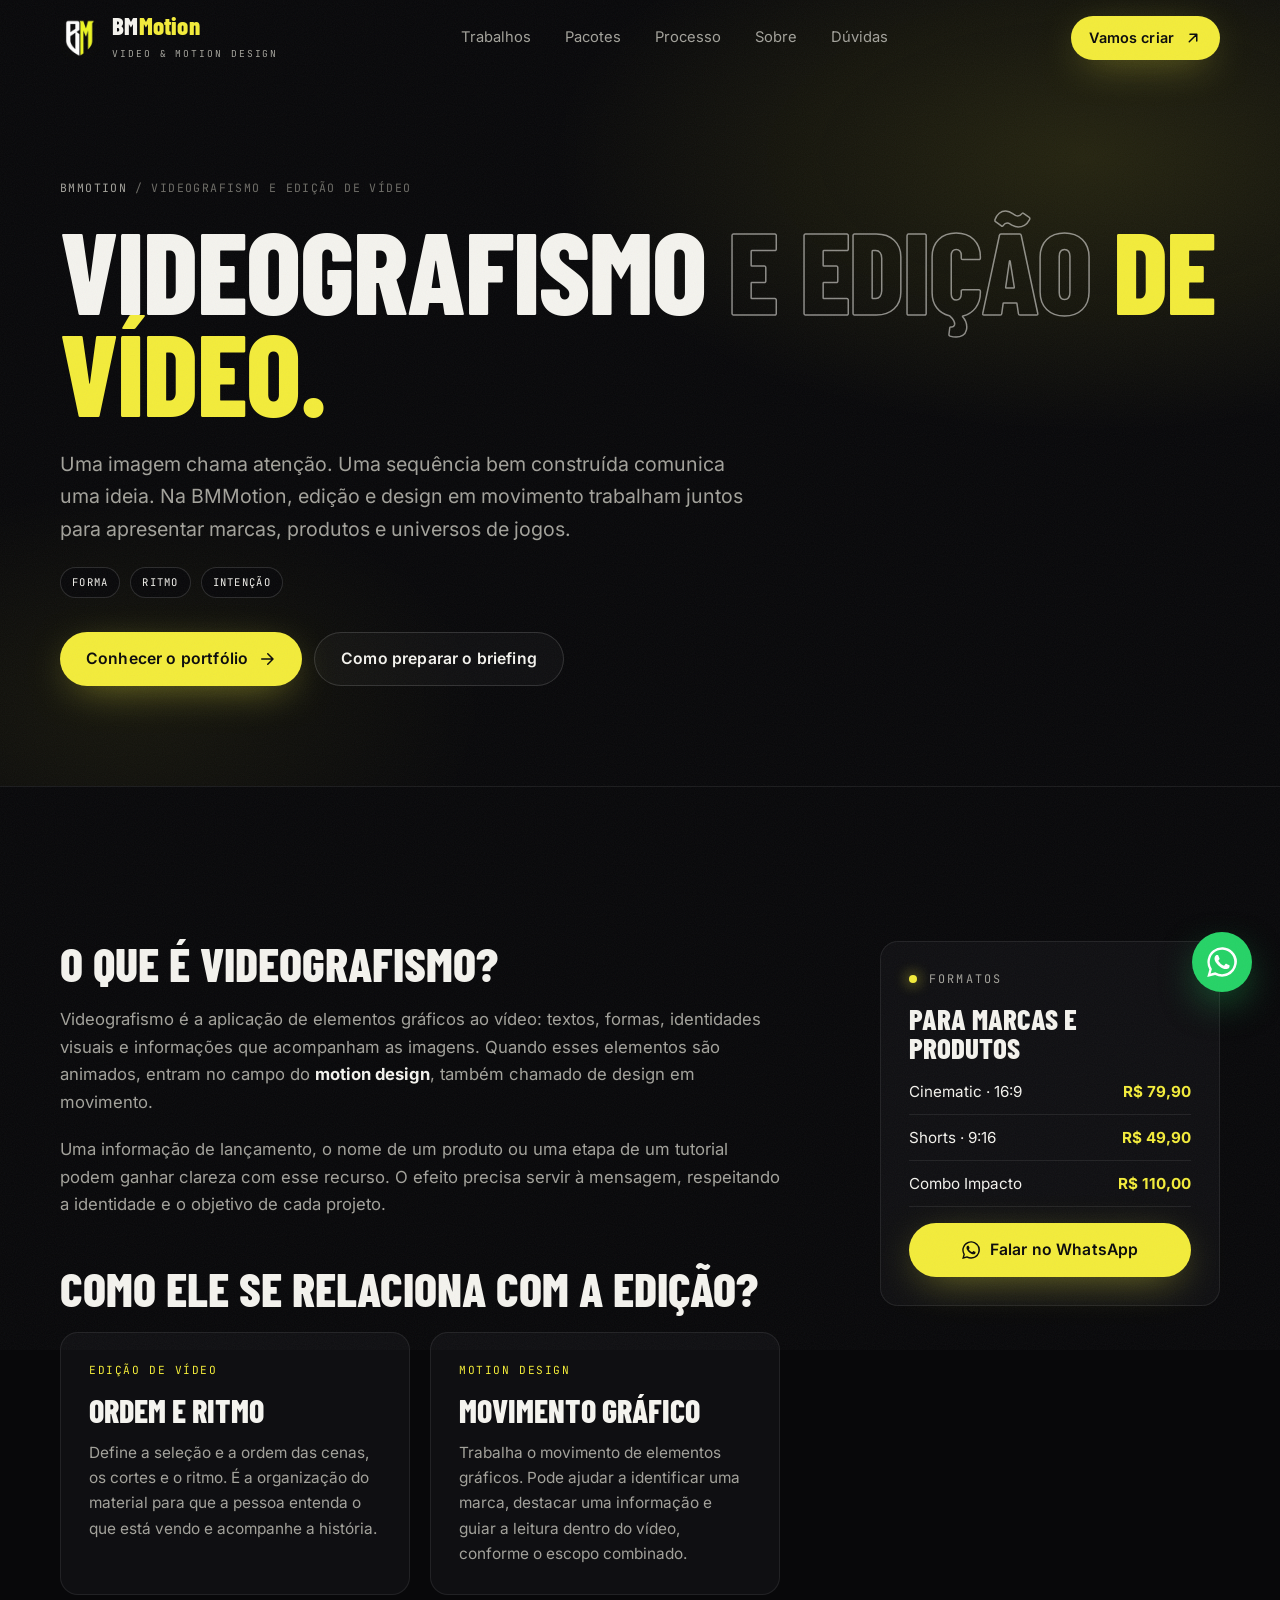
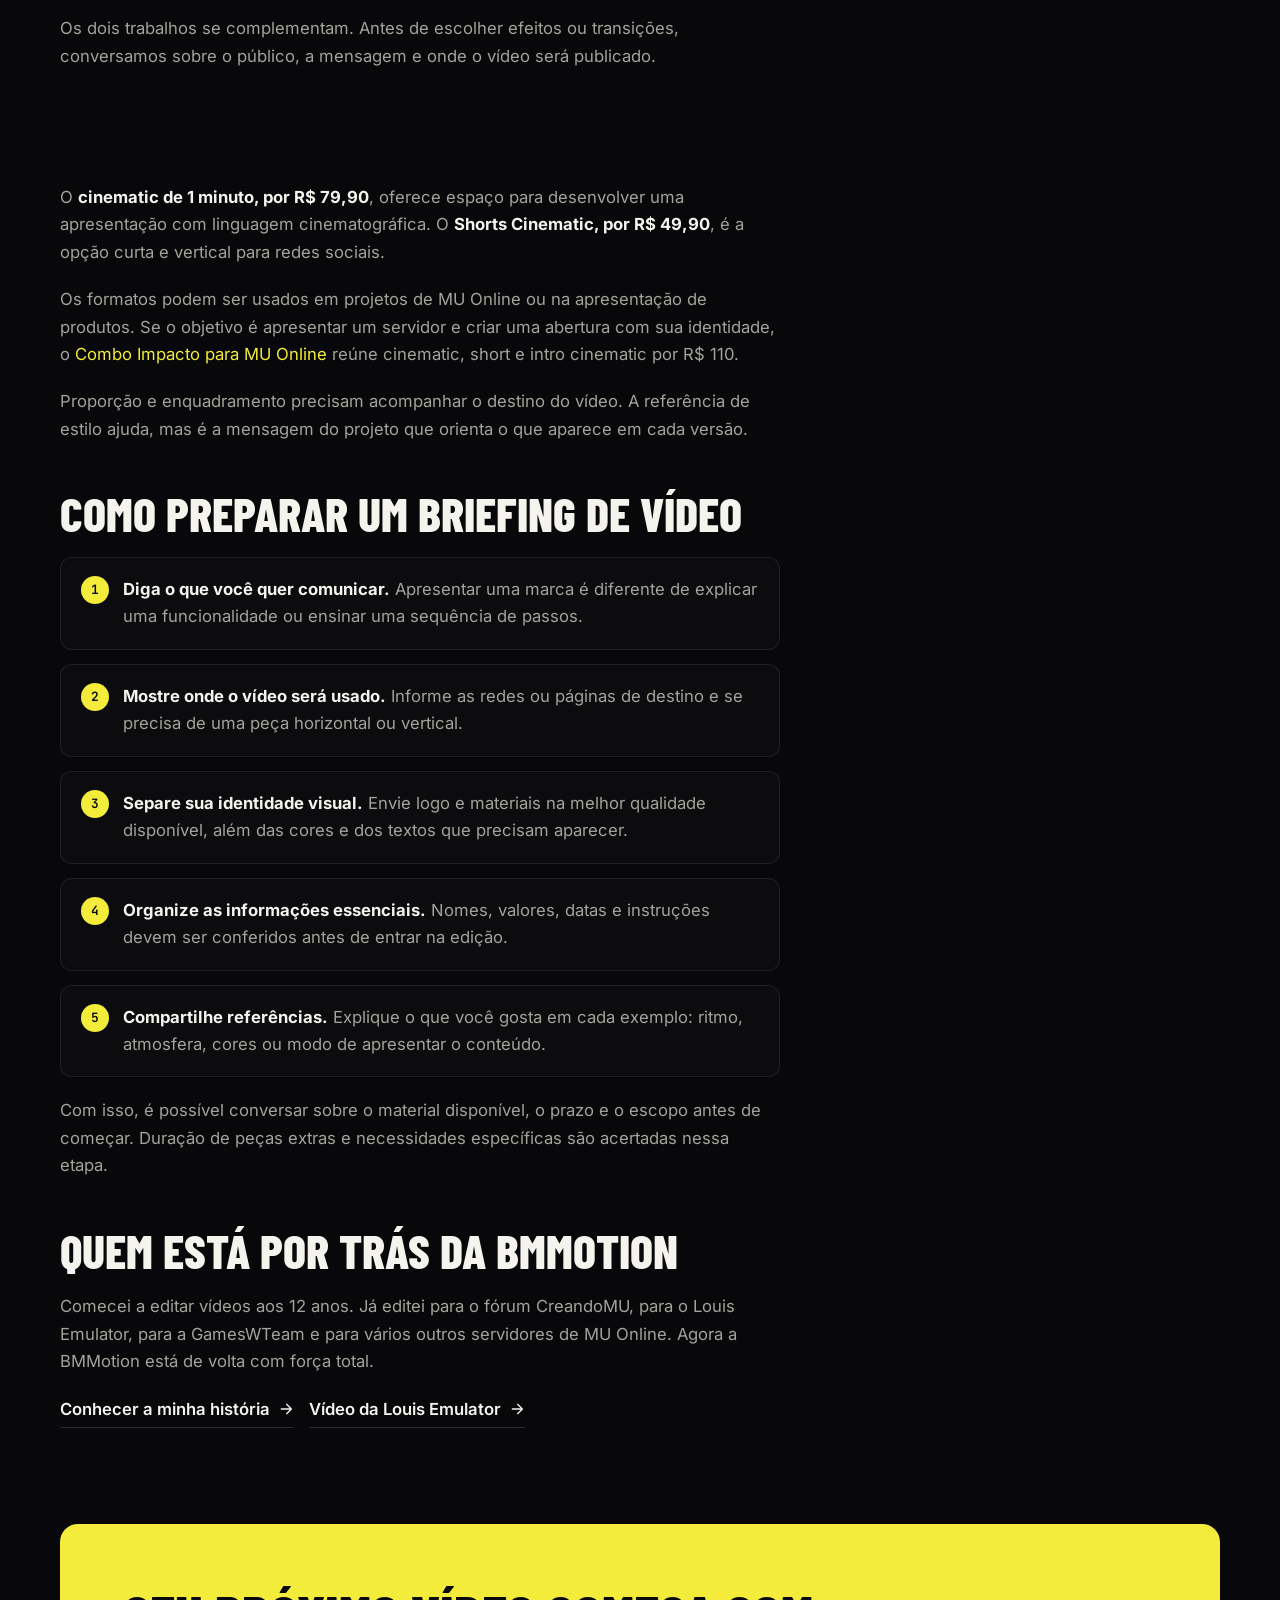
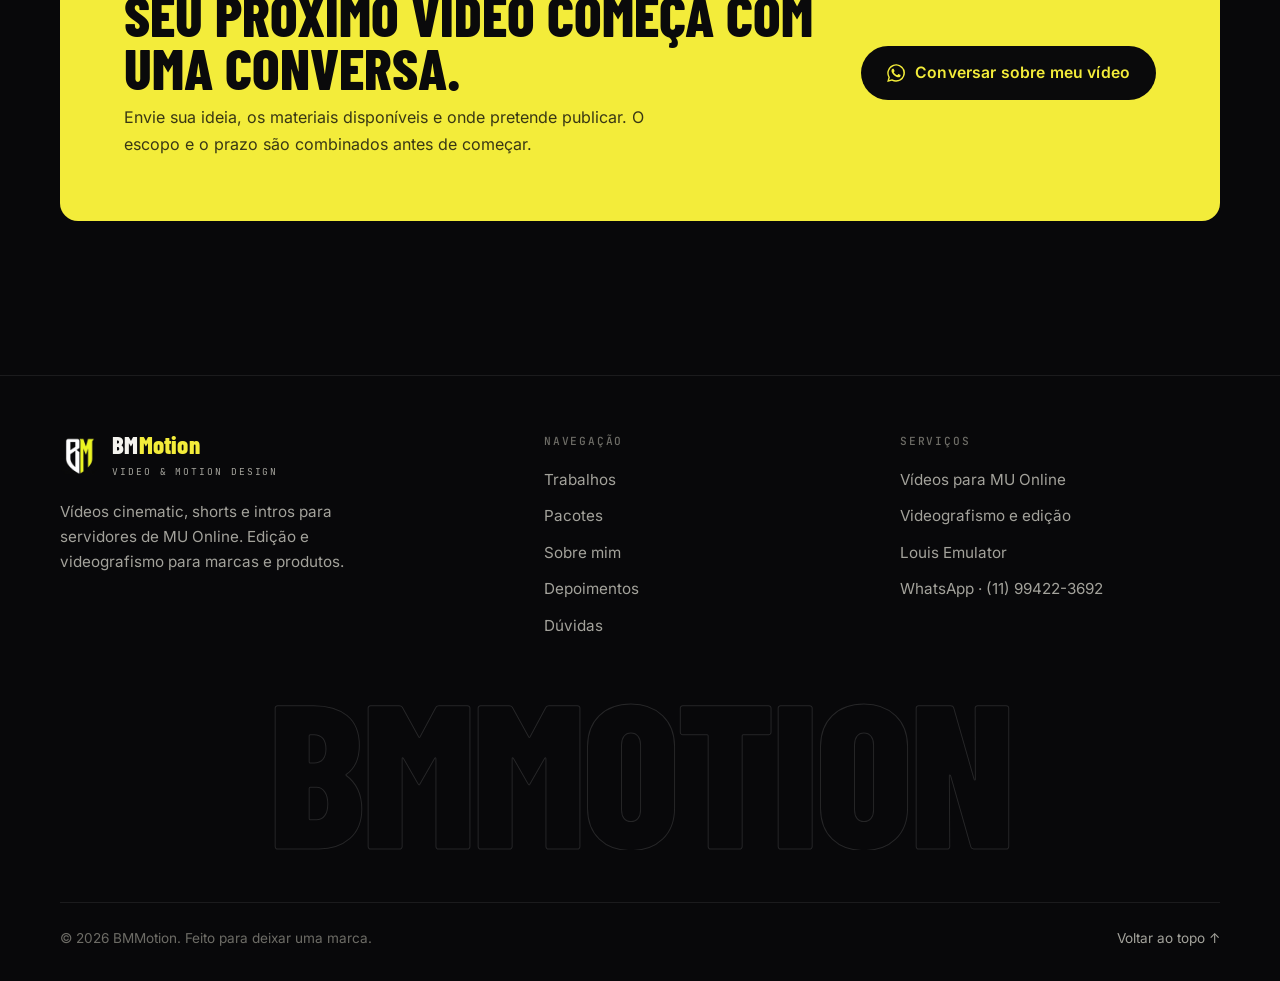
<file: videografismo-motion-design/index.html>
<!DOCTYPE html>
<html lang="pt-BR" class="no-js">
<head>
<meta charset="utf-8">
<meta name="viewport" content="width=device-width, initial-scale=1, viewport-fit=cover">
<title>Videografismo, Motion Design e Edição de Vídeo | BMMotion</title>
<meta name="description" content="Edição de vídeo e videografismo para marcas, produtos e jogos. Entenda os formatos cinematic e vertical e prepare seu projeto com a BMMotion.">
<meta name="theme-color" content="#08080a">
<meta name="robots" content="index, follow, max-image-preview:large, max-video-preview:-1">
<link rel="canonical" href="https://bmmotion.netlify.app/videografismo-motion-design">
<meta property="og:type" content="website">
<meta property="og:locale" content="pt_BR">
<meta property="og:site_name" content="BMMotion">
<meta property="og:title" content="Videografismo, Motion Design e Edição de Vídeo | BMMotion">
<meta property="og:description" content="Edição de vídeo e videografismo para marcas, produtos e jogos. Entenda os formatos cinematic e vertical e prepare seu projeto com a BMMotion.">
<meta property="og:url" content="https://bmmotion.netlify.app/videografismo-motion-design">
<meta property="og:image" content="https://bmmotion.netlify.app/og-bmmotion.jpg">
<meta name="twitter:card" content="summary_large_image">
<meta name="twitter:title" content="Videografismo, Motion Design e Edição de Vídeo | BMMotion">
<meta name="twitter:description" content="Edição de vídeo e videografismo para marcas, produtos e jogos. Entenda os formatos cinematic e vertical e prepare seu projeto com a BMMotion.">
<link rel="icon" href="../favicon.ico" sizes="48x48">
<link rel="icon" href="../favicon-32.png" type="image/png" sizes="32x32">
<link rel="icon" href="../icon-192.png" type="image/png" sizes="192x192">
<link rel="apple-touch-icon" href="../apple-touch-icon.png">
<link rel="manifest" href="../site.webmanifest">
<link rel="preload" href="../assets/fonts/barlow-condensed-800.woff2" as="font" type="font/woff2" crossorigin>
<link rel="preload" href="../assets/fonts/inter-var.woff2" as="font" type="font/woff2" crossorigin>
<link rel="stylesheet" href="../assets/css/style.css?v=6ef383e7">
<script>document.documentElement.classList.remove('no-js');</script>

</head>
<body>
<a class="skip-link" href="#conteudo">Pular para o conteúdo</a>

<header class="header is-scrolled">
  <div class="container header__inner">
    <a class="brand" href="../" aria-label="BMMotion, página inicial">
      <img src="../brand-mark.webp" alt="" width="40" height="40">
      <span><span class="brand__name">BM<b>Motion</b></span><span class="brand__tag">Video &amp; Motion Design</span></span>
    </a>
    <nav class="nav" aria-label="Navegação principal"><a href="../#trabalhos">Trabalhos</a><a href="../#pacotes">Pacotes</a><a href="../#processo">Processo</a><a href="../#sobre">Sobre</a><a href="../#faq">Dúvidas</a></nav>
    <a class="btn btn--primary btn--sm header__cta" href="https://wa.me/5511994223692?text=Ol%C3%A1%2C%20BMMotion%21%20Vamos%20criar%20um%20v%C3%ADdeo%3F" target="_blank" rel="noopener">Vamos criar <svg viewBox="0 0 24 24" fill="none" stroke="currentColor" stroke-width="2" stroke-linecap="round" stroke-linejoin="round" aria-hidden="true"><path d="M7 17 17 7M8 7h9v9"/></svg></a>
    <button class="menu-toggle" type="button" aria-label="Abrir menu" aria-expanded="false" aria-controls="mobile-menu"><span></span></button>
  </div>
</header>
<div class="mobile-menu" id="mobile-menu" aria-hidden="true">
  <nav aria-label="Menu mobile"><a href="../#trabalhos"><small>01</small>Trabalhos</a><a href="../#pacotes"><small>02</small>Pacotes</a><a href="../#processo"><small>03</small>Processo</a><a href="../#sobre"><small>04</small>Sobre</a><a href="../#faq"><small>05</small>Dúvidas</a></nav>
  <div class="mobile-menu__foot">
    <a class="btn btn--primary btn--block" href="https://wa.me/5511994223692?text=Ol%C3%A1%2C%20BMMotion%21%20Vamos%20criar%20um%20v%C3%ADdeo%3F" target="_blank" rel="noopener"><svg viewBox="0 0 24 24" fill="currentColor" aria-hidden="true"><path d="M17.5 14.4c-.3-.1-1.8-.9-2-1-.3-.1-.5-.1-.7.1-.2.3-.8 1-.9 1.2-.2.2-.3.2-.6.1-.3-.1-1.3-.5-2.4-1.5-.9-.8-1.5-1.8-1.7-2.1-.2-.3 0-.5.1-.6l.4-.5c.2-.2.2-.3.3-.5.1-.2 0-.4 0-.5l-.9-2.2c-.2-.6-.5-.5-.7-.5h-.6c-.2 0-.5.1-.8.4-.3.3-1 1-1 2.5s1.1 2.9 1.2 3.1c.1.2 2.1 3.2 5.1 4.5.7.3 1.3.5 1.7.6.7.2 1.4.2 1.9.1.6-.1 1.8-.7 2-1.4.2-.7.2-1.3.2-1.4-.1-.2-.3-.3-.6-.4ZM12 21.8a9.8 9.8 0 0 1-5-1.4l-.4-.2-3.7 1 1-3.6-.2-.4A9.8 9.8 0 1 1 12 21.8Zm8.4-18.2A11.8 11.8 0 0 0 1.9 17.9L.2 24l6.3-1.7a11.8 11.8 0 0 0 5.6 1.4A11.8 11.8 0 0 0 20.4 3.6Z"/></svg> Conversar no WhatsApp</a>
    <span class="mono muted" style="text-align:center;font-size:.8rem">(11) 99422-3692</span>
  </div>
</div>

<main id="conteudo"><span id="topo"></span>
<section class="page-hero">
  <div class="hero__glow" aria-hidden="true"></div>
  <div class="container">
    <nav class="breadcrumb" aria-label="Trilha"><a href="../">BMMotion</a><span>/</span><span>Videografismo e edição de vídeo</span></nav>
    <h1 class="display h1">Videografismo <span class="outline">e edição</span> <span class="accent">de vídeo.</span></h1>
    <p class="lead">Uma imagem chama atenção. Uma sequência bem construída comunica uma ideia. Na BMMotion, edição e design em movimento trabalham juntos para apresentar marcas, produtos e universos de jogos.</p>
    <div class="meta-row"><span class="tag">Forma</span><span class="tag">Ritmo</span><span class="tag">Intenção</span></div>
    <div class="hero__actions"><a class="btn btn--primary" href="../#trabalhos">Conhecer o portfólio <svg viewBox="0 0 24 24" fill="none" stroke="currentColor" stroke-width="2" stroke-linecap="round" stroke-linejoin="round" aria-hidden="true"><path d="M5 12h14M13 5l7 7-7 7"/></svg></a><a class="btn btn--ghost" href="#briefing">Como preparar o briefing</a></div>
  </div>
</section>

<section class="section">
  <div class="container content-grid">
    <div class="prose">
      <h2 class="reveal" style="margin-top:0">O que é videografismo?</h2>
      <p class="reveal">Videografismo é a aplicação de elementos gráficos ao vídeo: textos, formas, identidades visuais e informações que acompanham as imagens. Quando esses elementos são animados, entram no campo do <strong>motion design</strong>, também chamado de design em movimento.</p>
      <p class="reveal">Uma informação de lançamento, o nome de um produto ou uma etapa de um tutorial podem ganhar clareza com esse recurso. O efeito precisa servir à mensagem, respeitando a identidade e o objetivo de cada projeto.</p>
      <h2 class="reveal">Como ele se relaciona com a edição?</h2>
      <div class="two-col">
        <article class="info-card reveal"><span class="kicker">Edição de vídeo</span><h3>Ordem e ritmo</h3><p>Define a seleção e a ordem das cenas, os cortes e o ritmo. É a organização do material para que a pessoa entenda o que está vendo e acompanhe a história.</p></article>
        <article class="info-card reveal" style="--d:.08s"><span class="kicker">Motion design</span><h3>Movimento gráfico</h3><p>Trabalha o movimento de elementos gráficos. Pode ajudar a identificar uma marca, destacar uma informação e guiar a leitura dentro do vídeo, conforme o escopo combinado.</p></article>
      </div>
      <p class="reveal">Os dois trabalhos se complementam. Antes de escolher efeitos ou transições, conversamos sobre o público, a mensagem e onde o vídeo será publicado.</p>
      <h2 class="reveal">Cinematic ou vídeo vertical?</h2>
      <p class="reveal">O <strong>cinematic de 1 minuto, por R$ 79,90</strong>, oferece espaço para desenvolver uma apresentação com linguagem cinematográfica. O <strong>Shorts Cinematic, por R$ 49,90</strong>, é a opção curta e vertical para redes sociais.</p>
      <p class="reveal">Os formatos podem ser usados em projetos de MU Online ou na apresentação de produtos. Se o objetivo é apresentar um servidor e criar uma abertura com sua identidade, o <a class="accent" href="../videos-mu-online/">Combo Impacto para MU Online</a> reúne cinematic, short e intro cinematic por R$ 110.</p>
      <p class="reveal">Proporção e enquadramento precisam acompanhar o destino do vídeo. A referência de estilo ajuda, mas é a mensagem do projeto que orienta o que aparece em cada versão.</p>
      <h2 class="reveal" id="briefing">Como preparar um briefing de vídeo</h2>
      <ol class="checklist reveal">
        <li><span class="n">1</span><span><strong>Diga o que você quer comunicar.</strong> Apresentar uma marca é diferente de explicar uma funcionalidade ou ensinar uma sequência de passos.</span></li>
        <li><span class="n">2</span><span><strong>Mostre onde o vídeo será usado.</strong> Informe as redes ou páginas de destino e se precisa de uma peça horizontal ou vertical.</span></li>
        <li><span class="n">3</span><span><strong>Separe sua identidade visual.</strong> Envie logo e materiais na melhor qualidade disponível, além das cores e dos textos que precisam aparecer.</span></li>
        <li><span class="n">4</span><span><strong>Organize as informações essenciais.</strong> Nomes, valores, datas e instruções devem ser conferidos antes de entrar na edição.</span></li>
        <li><span class="n">5</span><span><strong>Compartilhe referências.</strong> Explique o que você gosta em cada exemplo: ritmo, atmosfera, cores ou modo de apresentar o conteúdo.</span></li>
      </ol>
      <p class="reveal">Com isso, é possível conversar sobre o material disponível, o prazo e o escopo antes de começar. Duração de peças extras e necessidades específicas são acertadas nessa etapa.</p>
      <h2 class="reveal">Quem está por trás da BMMotion</h2>
      <p class="reveal">Comecei a editar vídeos aos 12 anos. Já editei para o fórum CreandoMU, para o Louis Emulator, para a GamesWTeam e para vários outros servidores de MU Online. Agora a BMMotion está de volta com força total.</p>
      <p class="reveal"><a class="link-arrow" href="../#sobre">Conhecer a minha história <svg viewBox="0 0 24 24" fill="none" stroke="currentColor" stroke-width="2" stroke-linecap="round" stroke-linejoin="round" aria-hidden="true"><path d="M5 12h14M13 5l7 7-7 7"/></svg></a> &nbsp; <a class="link-arrow" href="../trabalhos/louis-emulator-mu-online/">Vídeo da Louis Emulator <svg viewBox="0 0 24 24" fill="none" stroke="currentColor" stroke-width="2" stroke-linecap="round" stroke-linejoin="round" aria-hidden="true"><path d="M5 12h14M13 5l7 7-7 7"/></svg></a></p>
    </div>
    <aside class="side-card reveal">
      <span class="eyebrow">Formatos</span>
      <h3>Para marcas e produtos</h3>
      <ul><li><span>Cinematic · 16:9</span><span>R$ 79,90</span></li><li><span>Shorts · 9:16</span><span>R$ 49,90</span></li><li><span>Combo Impacto</span><span>R$ 110,00</span></li></ul>
      <a class="btn btn--primary btn--block" href="https://wa.me/5511994223692?text=Ol%C3%A1%2C%20BMMotion%21%20Vamos%20criar%20um%20v%C3%ADdeo%3F" target="_blank" rel="noopener"><svg viewBox="0 0 24 24" fill="currentColor" aria-hidden="true"><path d="M17.5 14.4c-.3-.1-1.8-.9-2-1-.3-.1-.5-.1-.7.1-.2.3-.8 1-.9 1.2-.2.2-.3.2-.6.1-.3-.1-1.3-.5-2.4-1.5-.9-.8-1.5-1.8-1.7-2.1-.2-.3 0-.5.1-.6l.4-.5c.2-.2.2-.3.3-.5.1-.2 0-.4 0-.5l-.9-2.2c-.2-.6-.5-.5-.7-.5h-.6c-.2 0-.5.1-.8.4-.3.3-1 1-1 2.5s1.1 2.9 1.2 3.1c.1.2 2.1 3.2 5.1 4.5.7.3 1.3.5 1.7.6.7.2 1.4.2 1.9.1.6-.1 1.8-.7 2-1.4.2-.7.2-1.3.2-1.4-.1-.2-.3-.3-.6-.4ZM12 21.8a9.8 9.8 0 0 1-5-1.4l-.4-.2-3.7 1 1-3.6-.2-.4A9.8 9.8 0 1 1 12 21.8Zm8.4-18.2A11.8 11.8 0 0 0 1.9 17.9L.2 24l6.3-1.7a11.8 11.8 0 0 0 5.6 1.4A11.8 11.8 0 0 0 20.4 3.6Z"/></svg> Falar no WhatsApp</a>
    </aside>
  </div>
  <div class="container">
<div class="cta-box reveal">
  <div>
    <h2>Seu próximo vídeo começa com uma conversa.</h2>
    <p>Envie sua ideia, os materiais disponíveis e onde pretende publicar. O escopo e o prazo são combinados antes de começar.</p>
  </div>
  <a class="btn" href="https://wa.me/5511994223692?text=Ol%C3%A1%2C%20BMMotion%21%20Quero%20dar%20vida%20a%20uma%20ideia.%20Podemos%20conversar%20sobre%20meu%20v%C3%ADdeo%3F" target="_blank" rel="noopener"><svg viewBox="0 0 24 24" fill="currentColor" aria-hidden="true"><path d="M17.5 14.4c-.3-.1-1.8-.9-2-1-.3-.1-.5-.1-.7.1-.2.3-.8 1-.9 1.2-.2.2-.3.2-.6.1-.3-.1-1.3-.5-2.4-1.5-.9-.8-1.5-1.8-1.7-2.1-.2-.3 0-.5.1-.6l.4-.5c.2-.2.2-.3.3-.5.1-.2 0-.4 0-.5l-.9-2.2c-.2-.6-.5-.5-.7-.5h-.6c-.2 0-.5.1-.8.4-.3.3-1 1-1 2.5s1.1 2.9 1.2 3.1c.1.2 2.1 3.2 5.1 4.5.7.3 1.3.5 1.7.6.7.2 1.4.2 1.9.1.6-.1 1.8-.7 2-1.4.2-.7.2-1.3.2-1.4-.1-.2-.3-.3-.6-.4ZM12 21.8a9.8 9.8 0 0 1-5-1.4l-.4-.2-3.7 1 1-3.6-.2-.4A9.8 9.8 0 1 1 12 21.8Zm8.4-18.2A11.8 11.8 0 0 0 1.9 17.9L.2 24l6.3-1.7a11.8 11.8 0 0 0 5.6 1.4A11.8 11.8 0 0 0 20.4 3.6Z"/></svg> Conversar sobre meu vídeo</a>
</div></div>
</section>
</main>

<footer class="footer">
  <div class="container">
    <div class="footer__top">
      <div class="footer__brand">
        <a class="brand" href="../"><img src="../brand-mark.webp" alt="" width="40" height="40" loading="lazy"><span><span class="brand__name">BM<b>Motion</b></span><span class="brand__tag">Video &amp; Motion Design</span></span></a>
        <p>Vídeos cinematic, shorts e intros para servidores de MU Online. Edição e videografismo para marcas e produtos.</p>
      </div>
      <div>
        <h4>Navegação</h4>
        <ul>
          <li><a href="../#trabalhos">Trabalhos</a></li>
          <li><a href="../#pacotes">Pacotes</a></li>
          <li><a href="../#sobre">Sobre mim</a></li>
          <li><a href="../#depoimentos">Depoimentos</a></li>
          <li><a href="../#faq">Dúvidas</a></li>
        </ul>
      </div>
      <div>
        <h4>Serviços</h4>
        <ul>
          <li><a href="../videos-mu-online/">Vídeos para MU Online</a></li>
          <li><a href="../videografismo-motion-design/">Videografismo e edição</a></li>
          <li><a href="../trabalhos/louis-emulator-mu-online/">Louis Emulator</a></li>
          <li><a href="https://wa.me/5511994223692?text=Ol%C3%A1%2C%20BMMotion%21%20Vamos%20criar%20um%20v%C3%ADdeo%3F" target="_blank" rel="noopener">WhatsApp · (11) 99422-3692</a></li>
        </ul>
      </div>
    </div>
    <div class="footer__mega" aria-hidden="true">BMMotion</div>
    <div class="footer__bottom">
      <span>© <span data-year>2026</span> BMMotion. Feito para deixar uma marca.</span>
      <a href="#topo">Voltar ao topo ↑</a>
    </div>
  </div>
</footer>
<a class="wa-float" href="https://wa.me/5511994223692?text=Ol%C3%A1%2C%20BMMotion%21%20Vamos%20criar%20um%20v%C3%ADdeo%3F" target="_blank" rel="noopener" aria-label="Conversar no WhatsApp"><svg viewBox="0 0 24 24" fill="currentColor" aria-hidden="true"><path d="M17.5 14.4c-.3-.1-1.8-.9-2-1-.3-.1-.5-.1-.7.1-.2.3-.8 1-.9 1.2-.2.2-.3.2-.6.1-.3-.1-1.3-.5-2.4-1.5-.9-.8-1.5-1.8-1.7-2.1-.2-.3 0-.5.1-.6l.4-.5c.2-.2.2-.3.3-.5.1-.2 0-.4 0-.5l-.9-2.2c-.2-.6-.5-.5-.7-.5h-.6c-.2 0-.5.1-.8.4-.3.3-1 1-1 2.5s1.1 2.9 1.2 3.1c.1.2 2.1 3.2 5.1 4.5.7.3 1.3.5 1.7.6.7.2 1.4.2 1.9.1.6-.1 1.8-.7 2-1.4.2-.7.2-1.3.2-1.4-.1-.2-.3-.3-.6-.4ZM12 21.8a9.8 9.8 0 0 1-5-1.4l-.4-.2-3.7 1 1-3.6-.2-.4A9.8 9.8 0 1 1 12 21.8Zm8.4-18.2A11.8 11.8 0 0 0 1.9 17.9L.2 24l6.3-1.7a11.8 11.8 0 0 0 5.6 1.4A11.8 11.8 0 0 0 20.4 3.6Z"/></svg></a>
<div class="modal" id="modal" aria-hidden="true" role="dialog" aria-modal="true" aria-label="Visualização">
  <div class="modal__box">
    <button class="modal__close" type="button" aria-label="Fechar"><svg viewBox="0 0 24 24" fill="none" stroke="currentColor" stroke-width="2" stroke-linecap="round" aria-hidden="true"><path d="M18 6 6 18M6 6l12 12"/></svg></button>
    <div class="modal__frame"></div>
  </div>
</div>
<script src="../assets/js/main.js?v=6ef383e7" defer></script>
</body>
</html>
</file>
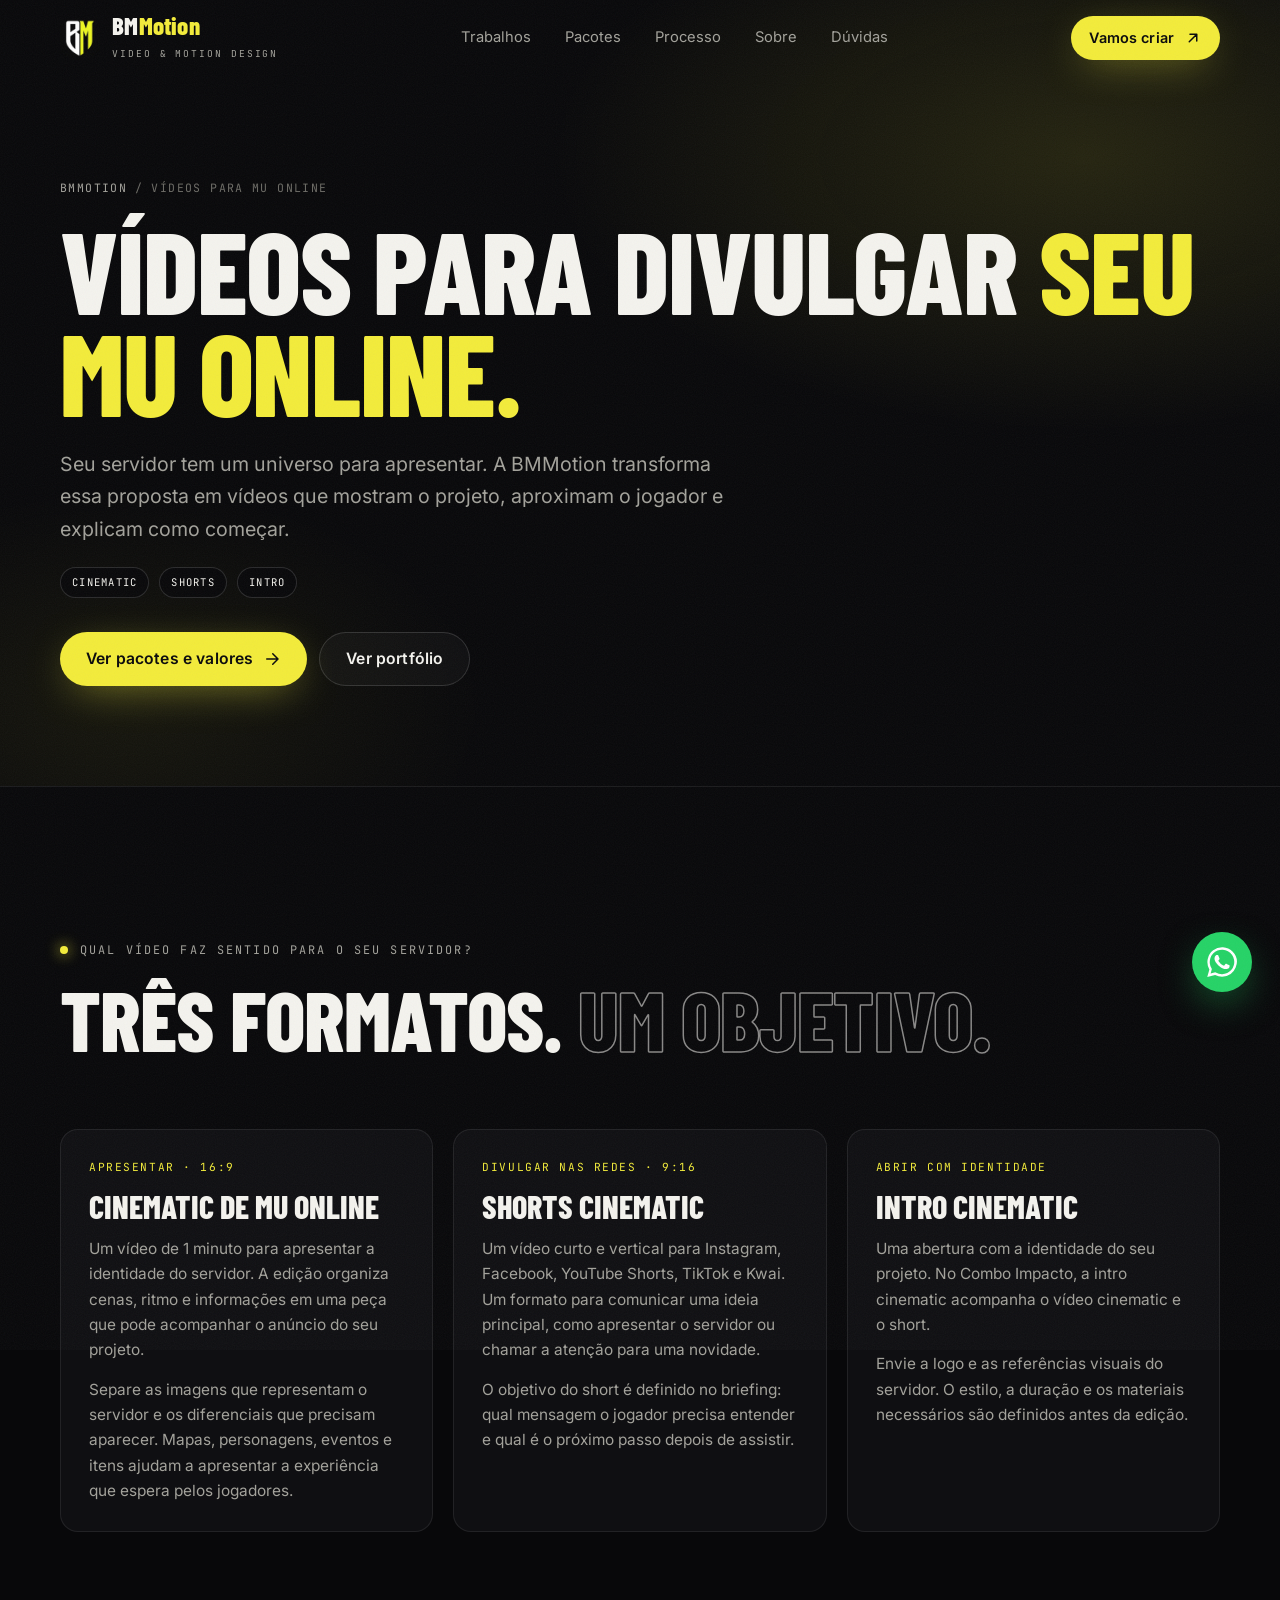
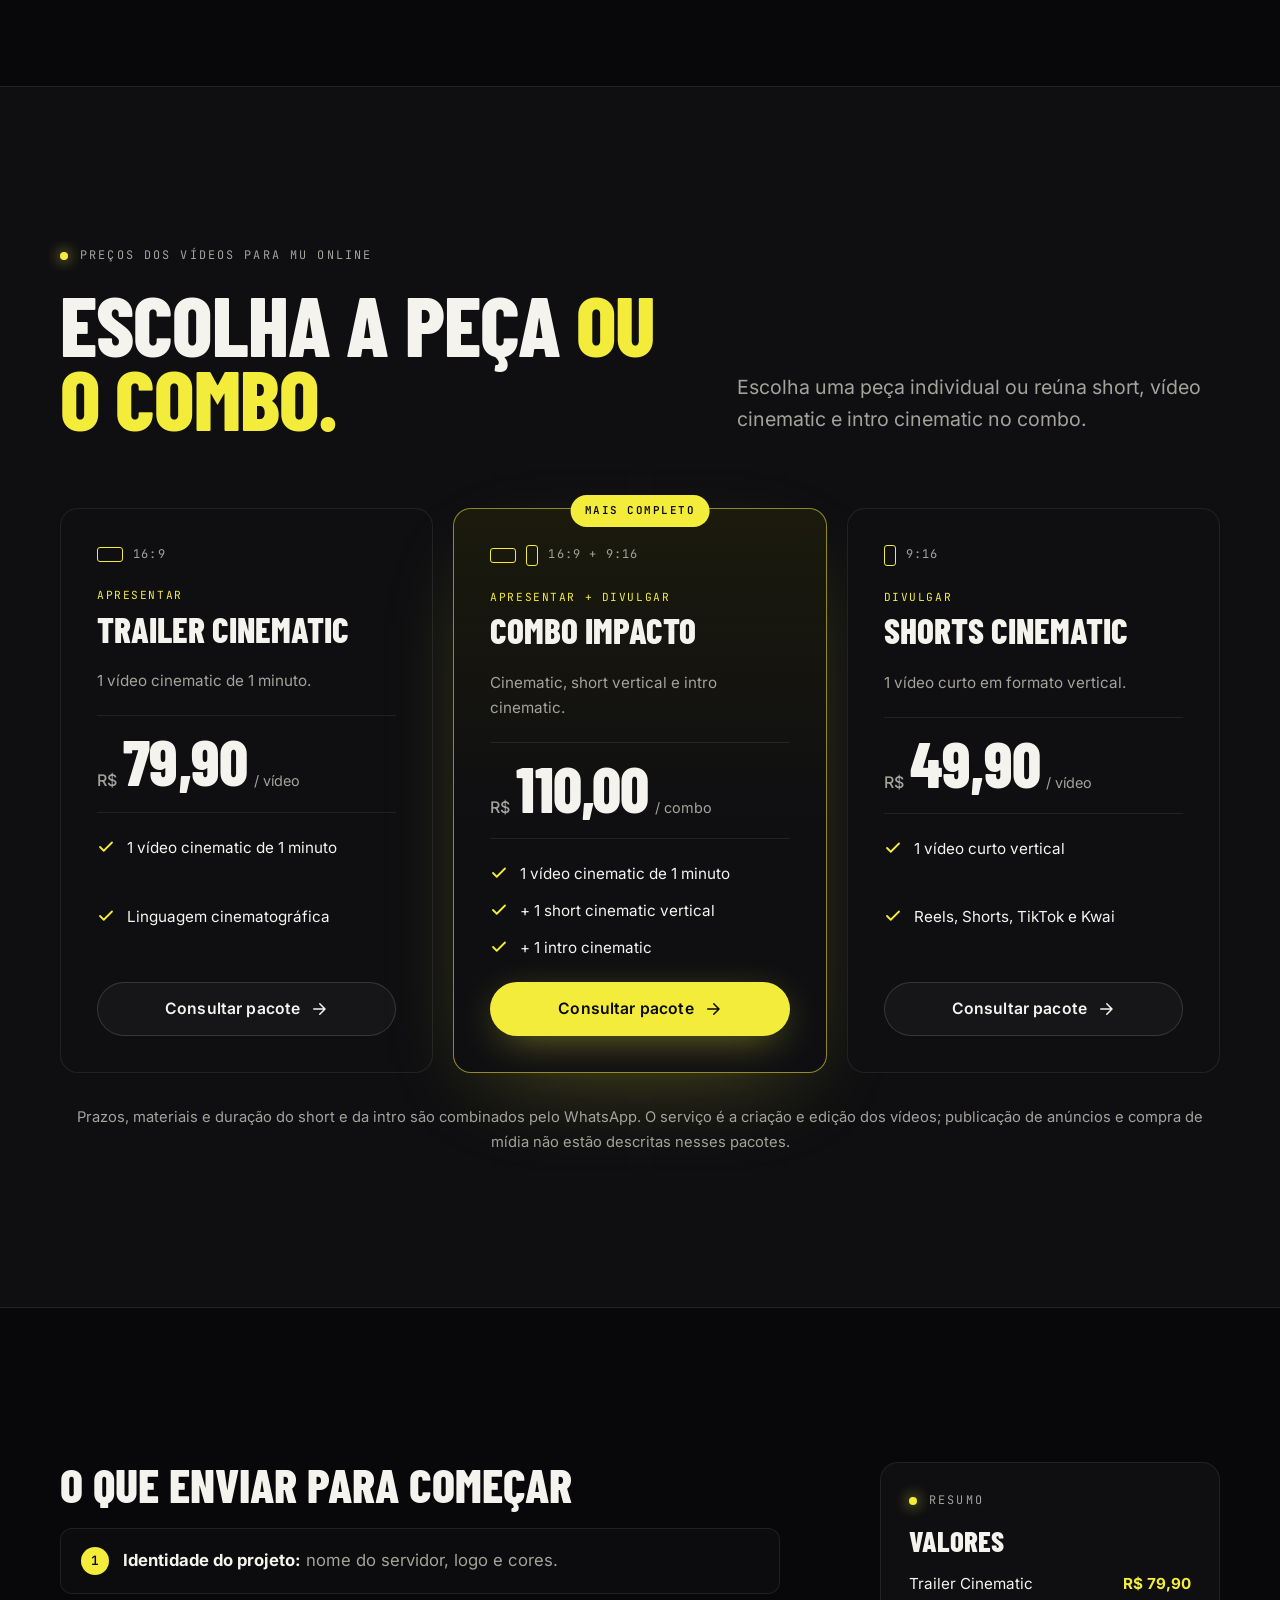
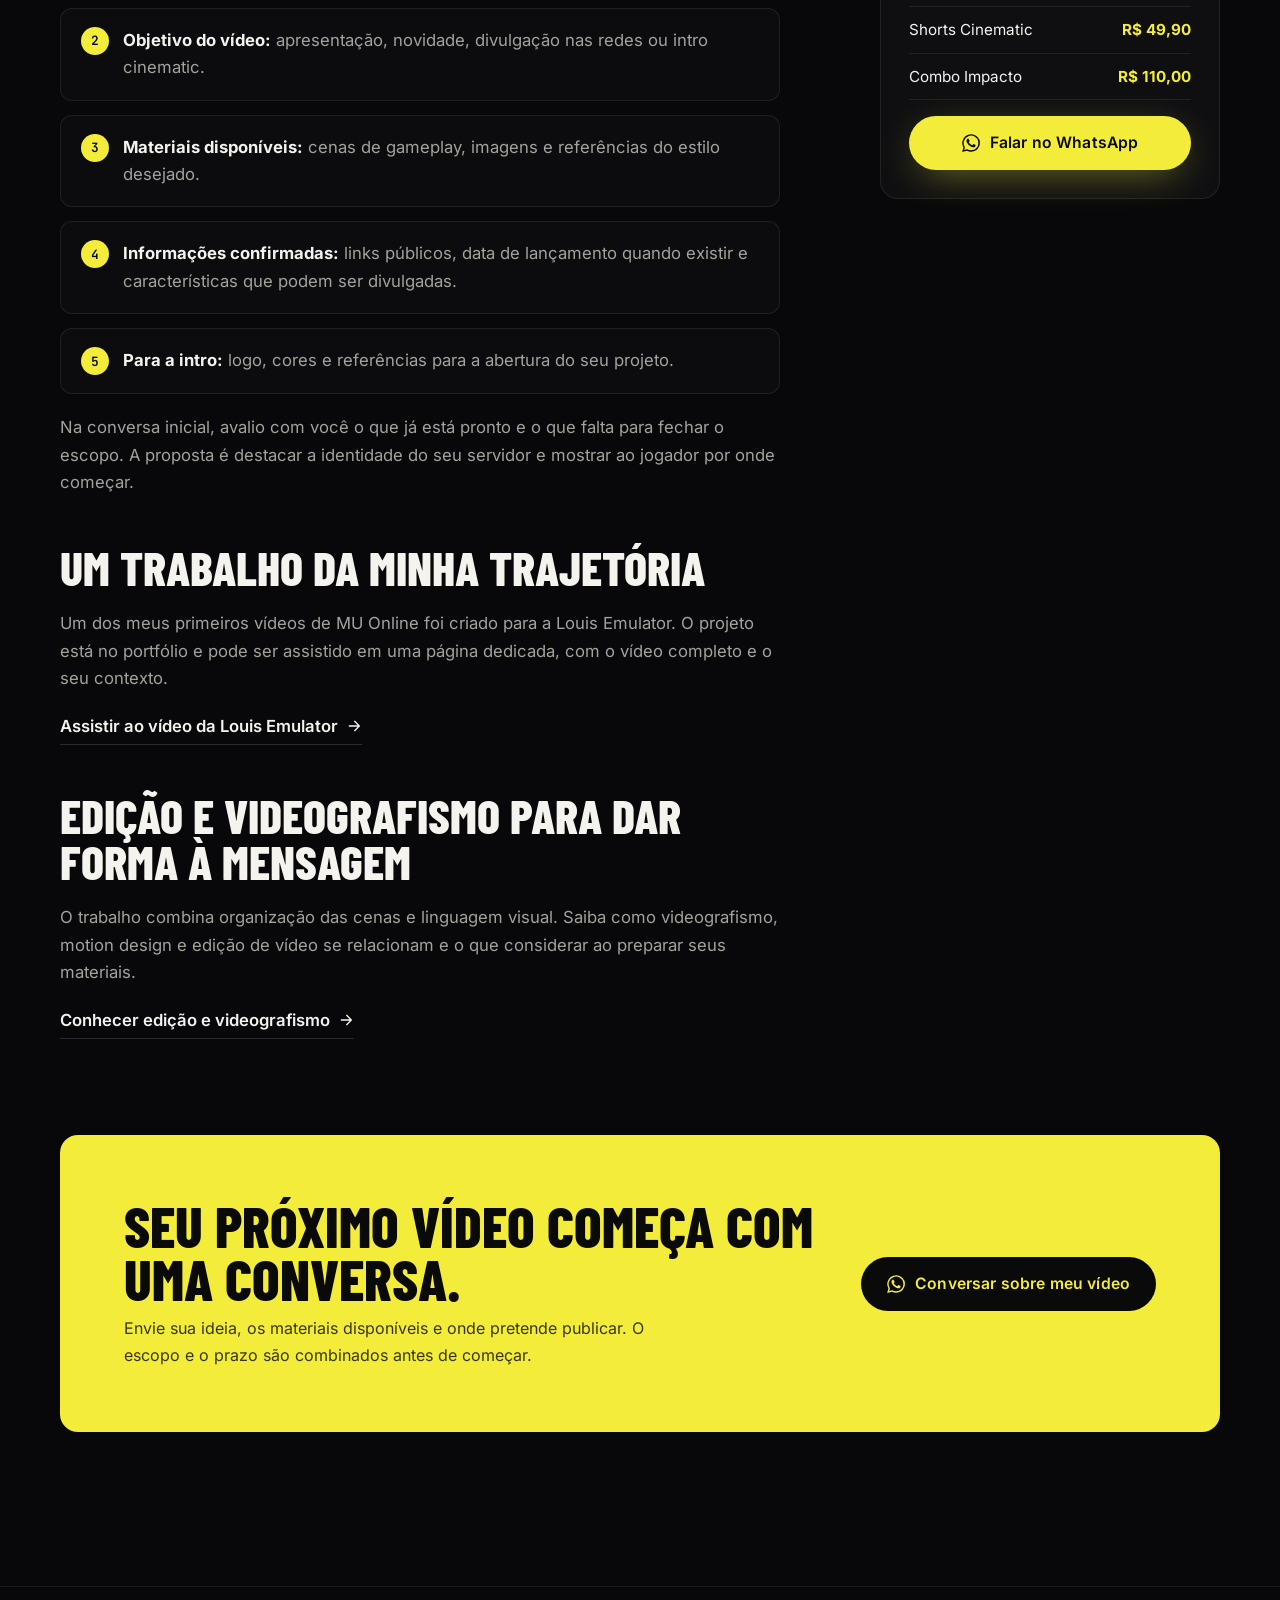
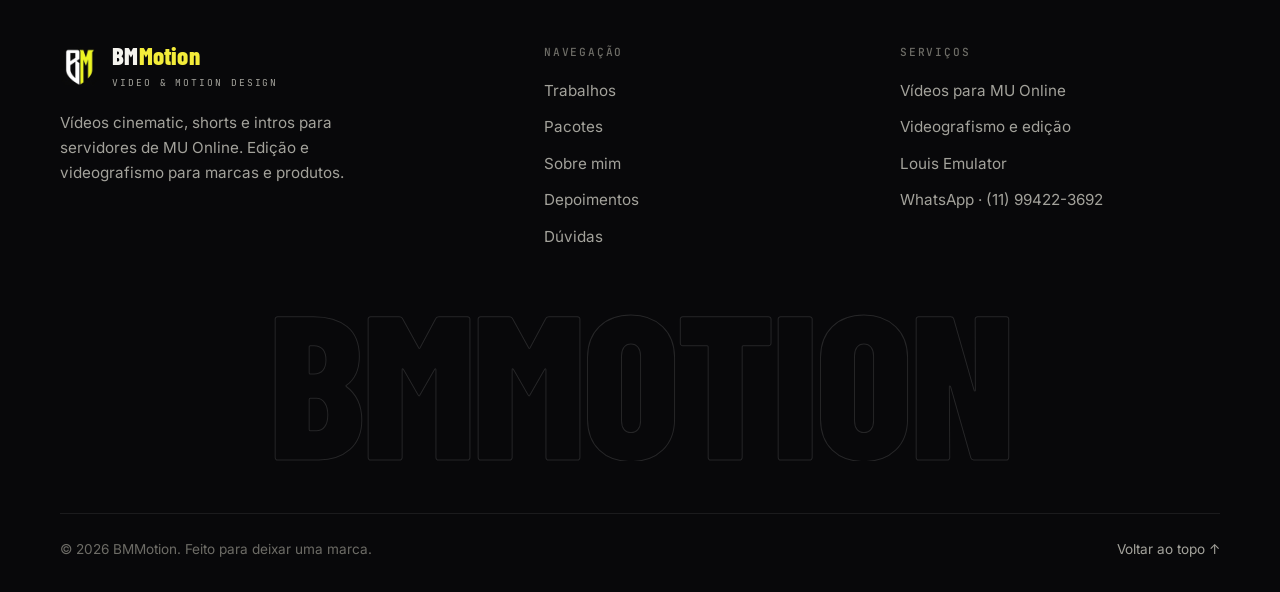
<file: videos-mu-online/index.html>
<!DOCTYPE html>
<html lang="pt-BR" class="no-js">
<head>
<meta charset="utf-8">
<meta name="viewport" content="width=device-width, initial-scale=1, viewport-fit=cover">
<title>Vídeos para Divulgação de Servidores MU Online | BMMotion</title>
<meta name="description" content="Criação de vídeos para servidores de MU Online: cinematic de 1 minuto, shorts e intro cinematic. Veja o portfólio e o Combo Impacto por R$ 110.">
<meta name="theme-color" content="#08080a">
<meta name="robots" content="index, follow, max-image-preview:large, max-video-preview:-1">
<link rel="canonical" href="https://bmmotion.netlify.app/videos-mu-online">
<meta property="og:type" content="website">
<meta property="og:locale" content="pt_BR">
<meta property="og:site_name" content="BMMotion">
<meta property="og:title" content="Vídeos para Divulgação de Servidores MU Online | BMMotion">
<meta property="og:description" content="Criação de vídeos para servidores de MU Online: cinematic de 1 minuto, shorts e intro cinematic. Veja o portfólio e o Combo Impacto por R$ 110.">
<meta property="og:url" content="https://bmmotion.netlify.app/videos-mu-online">
<meta property="og:image" content="https://bmmotion.netlify.app/og-bmmotion.jpg">
<meta name="twitter:card" content="summary_large_image">
<meta name="twitter:title" content="Vídeos para Divulgação de Servidores MU Online | BMMotion">
<meta name="twitter:description" content="Criação de vídeos para servidores de MU Online: cinematic de 1 minuto, shorts e intro cinematic. Veja o portfólio e o Combo Impacto por R$ 110.">
<link rel="icon" href="../favicon.ico" sizes="48x48">
<link rel="icon" href="../favicon-32.png" type="image/png" sizes="32x32">
<link rel="icon" href="../icon-192.png" type="image/png" sizes="192x192">
<link rel="apple-touch-icon" href="../apple-touch-icon.png">
<link rel="manifest" href="../site.webmanifest">
<link rel="preload" href="../assets/fonts/barlow-condensed-800.woff2" as="font" type="font/woff2" crossorigin>
<link rel="preload" href="../assets/fonts/inter-var.woff2" as="font" type="font/woff2" crossorigin>
<link rel="stylesheet" href="../assets/css/style.css?v=6ef383e7">
<script>document.documentElement.classList.remove('no-js');</script>

</head>
<body>
<a class="skip-link" href="#conteudo">Pular para o conteúdo</a>

<header class="header is-scrolled">
  <div class="container header__inner">
    <a class="brand" href="../" aria-label="BMMotion, página inicial">
      <img src="../brand-mark.webp" alt="" width="40" height="40">
      <span><span class="brand__name">BM<b>Motion</b></span><span class="brand__tag">Video &amp; Motion Design</span></span>
    </a>
    <nav class="nav" aria-label="Navegação principal"><a href="../#trabalhos">Trabalhos</a><a href="../#pacotes">Pacotes</a><a href="../#processo">Processo</a><a href="../#sobre">Sobre</a><a href="../#faq">Dúvidas</a></nav>
    <a class="btn btn--primary btn--sm header__cta" href="https://wa.me/5511994223692?text=Ol%C3%A1%2C%20BMMotion%21%20Vamos%20criar%20um%20v%C3%ADdeo%3F" target="_blank" rel="noopener">Vamos criar <svg viewBox="0 0 24 24" fill="none" stroke="currentColor" stroke-width="2" stroke-linecap="round" stroke-linejoin="round" aria-hidden="true"><path d="M7 17 17 7M8 7h9v9"/></svg></a>
    <button class="menu-toggle" type="button" aria-label="Abrir menu" aria-expanded="false" aria-controls="mobile-menu"><span></span></button>
  </div>
</header>
<div class="mobile-menu" id="mobile-menu" aria-hidden="true">
  <nav aria-label="Menu mobile"><a href="../#trabalhos"><small>01</small>Trabalhos</a><a href="../#pacotes"><small>02</small>Pacotes</a><a href="../#processo"><small>03</small>Processo</a><a href="../#sobre"><small>04</small>Sobre</a><a href="../#faq"><small>05</small>Dúvidas</a></nav>
  <div class="mobile-menu__foot">
    <a class="btn btn--primary btn--block" href="https://wa.me/5511994223692?text=Ol%C3%A1%2C%20BMMotion%21%20Vamos%20criar%20um%20v%C3%ADdeo%3F" target="_blank" rel="noopener"><svg viewBox="0 0 24 24" fill="currentColor" aria-hidden="true"><path d="M17.5 14.4c-.3-.1-1.8-.9-2-1-.3-.1-.5-.1-.7.1-.2.3-.8 1-.9 1.2-.2.2-.3.2-.6.1-.3-.1-1.3-.5-2.4-1.5-.9-.8-1.5-1.8-1.7-2.1-.2-.3 0-.5.1-.6l.4-.5c.2-.2.2-.3.3-.5.1-.2 0-.4 0-.5l-.9-2.2c-.2-.6-.5-.5-.7-.5h-.6c-.2 0-.5.1-.8.4-.3.3-1 1-1 2.5s1.1 2.9 1.2 3.1c.1.2 2.1 3.2 5.1 4.5.7.3 1.3.5 1.7.6.7.2 1.4.2 1.9.1.6-.1 1.8-.7 2-1.4.2-.7.2-1.3.2-1.4-.1-.2-.3-.3-.6-.4ZM12 21.8a9.8 9.8 0 0 1-5-1.4l-.4-.2-3.7 1 1-3.6-.2-.4A9.8 9.8 0 1 1 12 21.8Zm8.4-18.2A11.8 11.8 0 0 0 1.9 17.9L.2 24l6.3-1.7a11.8 11.8 0 0 0 5.6 1.4A11.8 11.8 0 0 0 20.4 3.6Z"/></svg> Conversar no WhatsApp</a>
    <span class="mono muted" style="text-align:center;font-size:.8rem">(11) 99422-3692</span>
  </div>
</div>

<main id="conteudo"><span id="topo"></span>
<section class="page-hero">
  <div class="hero__glow" aria-hidden="true"></div>
  <div class="container">
    <nav class="breadcrumb" aria-label="Trilha"><a href="../">BMMotion</a><span>/</span><span>Vídeos para MU Online</span></nav>
    <h1 class="display h1">Vídeos para divulgar <span class="accent">seu MU Online.</span></h1>
    <p class="lead">Seu servidor tem um universo para apresentar. A BMMotion transforma essa proposta em vídeos que mostram o projeto, aproximam o jogador e explicam como começar.</p>
    <div class="meta-row"><span class="tag">Cinematic</span><span class="tag">Shorts</span><span class="tag">Intro</span></div>
    <div class="hero__actions"><a class="btn btn--primary" href="#precos">Ver pacotes e valores <svg viewBox="0 0 24 24" fill="none" stroke="currentColor" stroke-width="2" stroke-linecap="round" stroke-linejoin="round" aria-hidden="true"><path d="M5 12h14M13 5l7 7-7 7"/></svg></a><a class="btn btn--ghost" href="../#trabalhos">Ver portfólio</a></div>
  </div>
</section>

<section class="section">
  <div class="container">
    <div class="section-head reveal"><span class="eyebrow">Qual vídeo faz sentido para o seu servidor?</span><h2 class="display h2">Três formatos. <span class="outline">Um objetivo.</span></h2></div>
    <div class="cards-3">
      <article class="info-card reveal"><span class="kicker">Apresentar · 16:9</span><h3>Cinematic de MU Online</h3><p>Um vídeo de 1 minuto para apresentar a identidade do servidor. A edição organiza cenas, ritmo e informações em uma peça que pode acompanhar o anúncio do seu projeto.</p><p>Separe as imagens que representam o servidor e os diferenciais que precisam aparecer. Mapas, personagens, eventos e itens ajudam a apresentar a experiência que espera pelos jogadores.</p></article>
      <article class="info-card reveal" style="--d:.08s"><span class="kicker">Divulgar nas redes · 9:16</span><h3>Shorts cinematic</h3><p>Um vídeo curto e vertical para Instagram, Facebook, YouTube Shorts, TikTok e Kwai. Um formato para comunicar uma ideia principal, como apresentar o servidor ou chamar a atenção para uma novidade.</p><p>O objetivo do short é definido no briefing: qual mensagem o jogador precisa entender e qual é o próximo passo depois de assistir.</p></article>
      <article class="info-card reveal" style="--d:.16s"><span class="kicker">Abrir com identidade</span><h3>Intro cinematic</h3><p>Uma abertura com a identidade do seu projeto. No Combo Impacto, a intro cinematic acompanha o vídeo cinematic e o short.</p><p>Envie a logo e as referências visuais do servidor. O estilo, a duração e os materiais necessários são definidos antes da edição.</p></article>
    </div>
  </div>
</section>

<section class="section section--alt" id="precos">
  <div class="container">
    <div class="section-head section-head--split"><div class="reveal"><span class="eyebrow">Preços dos vídeos para MU Online</span><h2 class="display h2" style="margin-top:20px">Escolha a peça <span class="accent">ou o combo.</span></h2></div><p class="lead reveal">Escolha uma peça individual ou reúna short, vídeo cinematic e intro cinematic no combo.</p></div>
    <div class="pricing">
      
<article class="price-card reveal">
  
  <div class="price-top"><span class="ratio"><i class="h"></i> 16:9</span></div>
  <div><span class="kicker">Apresentar</span><h3>Trailer Cinematic</h3></div>
  <p>1 vídeo cinematic de 1 minuto.</p>
  <div class="price"><small>R$</small><strong>79,90</strong><span>/ vídeo</span></div>
  
  <ul class="features"><li><svg viewBox="0 0 24 24" fill="none" stroke="currentColor" stroke-width="2.4" stroke-linecap="round" stroke-linejoin="round" aria-hidden="true"><path d="M20 6 9 17l-5-5"/></svg><span>1 vídeo cinematic de 1 minuto</span></li><li><svg viewBox="0 0 24 24" fill="none" stroke="currentColor" stroke-width="2.4" stroke-linecap="round" stroke-linejoin="round" aria-hidden="true"><path d="M20 6 9 17l-5-5"/></svg><span>Linguagem cinematográfica</span></li></ul>
  <a class="btn btn--ghost btn--block" href="https://wa.me/5511994223692?text=Ol%C3%A1%2C%20BMMotion%21%20Tenho%20interesse%20no%20pacote%20Trailer%20Cinematic%20por%20R%24%2079%2C90.%20Quero%20conversar%20sobre%20meu%20projeto." target="_blank" rel="noopener">Consultar pacote <svg viewBox="0 0 24 24" fill="none" stroke="currentColor" stroke-width="2" stroke-linecap="round" stroke-linejoin="round" aria-hidden="true"><path d="M5 12h14M13 5l7 7-7 7"/></svg></a>
</article>
      
<article class="price-card price-card--featured reveal">
  <span class="price-badge">Mais completo</span>
  <div class="price-top"><span class="ratio"><i class="h"></i><i class="v"></i> 16:9 + 9:16</span></div>
  <div><span class="kicker">Apresentar + divulgar</span><h3>Combo Impacto</h3></div>
  <p>Cinematic, short vertical e intro cinematic.</p>
  <div class="price"><small>R$</small><strong>110,00</strong><span>/ combo</span></div>
  
  <ul class="features"><li><svg viewBox="0 0 24 24" fill="none" stroke="currentColor" stroke-width="2.4" stroke-linecap="round" stroke-linejoin="round" aria-hidden="true"><path d="M20 6 9 17l-5-5"/></svg><span>1 vídeo cinematic de 1 minuto</span></li><li><svg viewBox="0 0 24 24" fill="none" stroke="currentColor" stroke-width="2.4" stroke-linecap="round" stroke-linejoin="round" aria-hidden="true"><path d="M20 6 9 17l-5-5"/></svg><span>+ 1 short cinematic vertical</span></li><li><svg viewBox="0 0 24 24" fill="none" stroke="currentColor" stroke-width="2.4" stroke-linecap="round" stroke-linejoin="round" aria-hidden="true"><path d="M20 6 9 17l-5-5"/></svg><span>+ 1 intro cinematic</span></li></ul>
  <a class="btn btn--primary btn--block" href="https://wa.me/5511994223692?text=Ol%C3%A1%2C%20BMMotion%21%20Tenho%20interesse%20no%20pacote%20Combo%20Impacto%20por%20R%24%20110%2C00%20%281%20short%20vertical%20%2B%201%20v%C3%ADdeo%20cinematic%20%2B%201%20intro%20cinematic%29.%20Quero%20conversar%20sobre%20meu%20projeto." target="_blank" rel="noopener">Consultar pacote <svg viewBox="0 0 24 24" fill="none" stroke="currentColor" stroke-width="2" stroke-linecap="round" stroke-linejoin="round" aria-hidden="true"><path d="M5 12h14M13 5l7 7-7 7"/></svg></a>
</article>
      
<article class="price-card reveal">
  
  <div class="price-top"><span class="ratio"><i class="v"></i> 9:16</span></div>
  <div><span class="kicker">Divulgar</span><h3>Shorts Cinematic</h3></div>
  <p>1 vídeo curto em formato vertical.</p>
  <div class="price"><small>R$</small><strong>49,90</strong><span>/ vídeo</span></div>
  
  <ul class="features"><li><svg viewBox="0 0 24 24" fill="none" stroke="currentColor" stroke-width="2.4" stroke-linecap="round" stroke-linejoin="round" aria-hidden="true"><path d="M20 6 9 17l-5-5"/></svg><span>1 vídeo curto vertical</span></li><li><svg viewBox="0 0 24 24" fill="none" stroke="currentColor" stroke-width="2.4" stroke-linecap="round" stroke-linejoin="round" aria-hidden="true"><path d="M20 6 9 17l-5-5"/></svg><span>Reels, Shorts, TikTok e Kwai</span></li></ul>
  <a class="btn btn--ghost btn--block" href="https://wa.me/5511994223692?text=Ol%C3%A1%2C%20BMMotion%21%20Tenho%20interesse%20no%20pacote%20Shorts%20Cinematic%20por%20R%24%2049%2C90.%20Quero%20conversar%20sobre%20meu%20projeto." target="_blank" rel="noopener">Consultar pacote <svg viewBox="0 0 24 24" fill="none" stroke="currentColor" stroke-width="2" stroke-linecap="round" stroke-linejoin="round" aria-hidden="true"><path d="M5 12h14M13 5l7 7-7 7"/></svg></a>
</article>
    </div>
    <p class="pricing-note reveal">Prazos, materiais e duração do short e da intro são combinados pelo WhatsApp. O serviço é a criação e edição dos vídeos; publicação de anúncios e compra de mídia não estão descritas nesses pacotes.</p>
  </div>
</section>

<section class="section">
  <div class="container content-grid">
    <div class="prose">
      <h2 class="reveal" style="margin-top:0">O que enviar para começar</h2>
      <ol class="checklist reveal">
        <li><span class="n">1</span><span><strong>Identidade do projeto:</strong> nome do servidor, logo e cores.</span></li>
        <li><span class="n">2</span><span><strong>Objetivo do vídeo:</strong> apresentação, novidade, divulgação nas redes ou intro cinematic.</span></li>
        <li><span class="n">3</span><span><strong>Materiais disponíveis:</strong> cenas de gameplay, imagens e referências do estilo desejado.</span></li>
        <li><span class="n">4</span><span><strong>Informações confirmadas:</strong> links públicos, data de lançamento quando existir e características que podem ser divulgadas.</span></li>
        <li><span class="n">5</span><span><strong>Para a intro:</strong> logo, cores e referências para a abertura do seu projeto.</span></li>
      </ol>
      <p class="reveal">Na conversa inicial, avalio com você o que já está pronto e o que falta para fechar o escopo. A proposta é destacar a identidade do seu servidor e mostrar ao jogador por onde começar.</p>
      <h2 class="reveal">Um trabalho da minha trajetória</h2>
      <p class="reveal">Um dos meus primeiros vídeos de MU Online foi criado para a Louis Emulator. O projeto está no portfólio e pode ser assistido em uma página dedicada, com o vídeo completo e o seu contexto.</p>
      <p class="reveal"><a class="link-arrow" href="../trabalhos/louis-emulator-mu-online/">Assistir ao vídeo da Louis Emulator <svg viewBox="0 0 24 24" fill="none" stroke="currentColor" stroke-width="2" stroke-linecap="round" stroke-linejoin="round" aria-hidden="true"><path d="M5 12h14M13 5l7 7-7 7"/></svg></a></p>
      <h2 class="reveal">Edição e videografismo para dar forma à mensagem</h2>
      <p class="reveal">O trabalho combina organização das cenas e linguagem visual. Saiba como videografismo, motion design e edição de vídeo se relacionam e o que considerar ao preparar seus materiais.</p>
      <p class="reveal"><a class="link-arrow" href="../videografismo-motion-design/">Conhecer edição e videografismo <svg viewBox="0 0 24 24" fill="none" stroke="currentColor" stroke-width="2" stroke-linecap="round" stroke-linejoin="round" aria-hidden="true"><path d="M5 12h14M13 5l7 7-7 7"/></svg></a></p>
    </div>
    <aside class="side-card reveal">
      <span class="eyebrow">Resumo</span>
      <h3>Valores</h3>
      <ul><li><span>Trailer Cinematic</span><span>R$ 79,90</span></li><li><span>Shorts Cinematic</span><span>R$ 49,90</span></li><li><span>Combo Impacto</span><span>R$ 110,00</span></li></ul>
      <a class="btn btn--primary btn--block" href="https://wa.me/5511994223692?text=Ol%C3%A1%2C%20BMMotion%21%20Vamos%20criar%20um%20v%C3%ADdeo%3F" target="_blank" rel="noopener"><svg viewBox="0 0 24 24" fill="currentColor" aria-hidden="true"><path d="M17.5 14.4c-.3-.1-1.8-.9-2-1-.3-.1-.5-.1-.7.1-.2.3-.8 1-.9 1.2-.2.2-.3.2-.6.1-.3-.1-1.3-.5-2.4-1.5-.9-.8-1.5-1.8-1.7-2.1-.2-.3 0-.5.1-.6l.4-.5c.2-.2.2-.3.3-.5.1-.2 0-.4 0-.5l-.9-2.2c-.2-.6-.5-.5-.7-.5h-.6c-.2 0-.5.1-.8.4-.3.3-1 1-1 2.5s1.1 2.9 1.2 3.1c.1.2 2.1 3.2 5.1 4.5.7.3 1.3.5 1.7.6.7.2 1.4.2 1.9.1.6-.1 1.8-.7 2-1.4.2-.7.2-1.3.2-1.4-.1-.2-.3-.3-.6-.4ZM12 21.8a9.8 9.8 0 0 1-5-1.4l-.4-.2-3.7 1 1-3.6-.2-.4A9.8 9.8 0 1 1 12 21.8Zm8.4-18.2A11.8 11.8 0 0 0 1.9 17.9L.2 24l6.3-1.7a11.8 11.8 0 0 0 5.6 1.4A11.8 11.8 0 0 0 20.4 3.6Z"/></svg> Falar no WhatsApp</a>
    </aside>
  </div>
  <div class="container">
<div class="cta-box reveal">
  <div>
    <h2>Seu próximo vídeo começa com uma conversa.</h2>
    <p>Envie sua ideia, os materiais disponíveis e onde pretende publicar. O escopo e o prazo são combinados antes de começar.</p>
  </div>
  <a class="btn" href="https://wa.me/5511994223692?text=Ol%C3%A1%2C%20BMMotion%21%20Quero%20dar%20vida%20a%20uma%20ideia.%20Podemos%20conversar%20sobre%20meu%20v%C3%ADdeo%3F" target="_blank" rel="noopener"><svg viewBox="0 0 24 24" fill="currentColor" aria-hidden="true"><path d="M17.5 14.4c-.3-.1-1.8-.9-2-1-.3-.1-.5-.1-.7.1-.2.3-.8 1-.9 1.2-.2.2-.3.2-.6.1-.3-.1-1.3-.5-2.4-1.5-.9-.8-1.5-1.8-1.7-2.1-.2-.3 0-.5.1-.6l.4-.5c.2-.2.2-.3.3-.5.1-.2 0-.4 0-.5l-.9-2.2c-.2-.6-.5-.5-.7-.5h-.6c-.2 0-.5.1-.8.4-.3.3-1 1-1 2.5s1.1 2.9 1.2 3.1c.1.2 2.1 3.2 5.1 4.5.7.3 1.3.5 1.7.6.7.2 1.4.2 1.9.1.6-.1 1.8-.7 2-1.4.2-.7.2-1.3.2-1.4-.1-.2-.3-.3-.6-.4ZM12 21.8a9.8 9.8 0 0 1-5-1.4l-.4-.2-3.7 1 1-3.6-.2-.4A9.8 9.8 0 1 1 12 21.8Zm8.4-18.2A11.8 11.8 0 0 0 1.9 17.9L.2 24l6.3-1.7a11.8 11.8 0 0 0 5.6 1.4A11.8 11.8 0 0 0 20.4 3.6Z"/></svg> Conversar sobre meu vídeo</a>
</div></div>
</section>
</main>

<footer class="footer">
  <div class="container">
    <div class="footer__top">
      <div class="footer__brand">
        <a class="brand" href="../"><img src="../brand-mark.webp" alt="" width="40" height="40" loading="lazy"><span><span class="brand__name">BM<b>Motion</b></span><span class="brand__tag">Video &amp; Motion Design</span></span></a>
        <p>Vídeos cinematic, shorts e intros para servidores de MU Online. Edição e videografismo para marcas e produtos.</p>
      </div>
      <div>
        <h4>Navegação</h4>
        <ul>
          <li><a href="../#trabalhos">Trabalhos</a></li>
          <li><a href="../#pacotes">Pacotes</a></li>
          <li><a href="../#sobre">Sobre mim</a></li>
          <li><a href="../#depoimentos">Depoimentos</a></li>
          <li><a href="../#faq">Dúvidas</a></li>
        </ul>
      </div>
      <div>
        <h4>Serviços</h4>
        <ul>
          <li><a href="../videos-mu-online/">Vídeos para MU Online</a></li>
          <li><a href="../videografismo-motion-design/">Videografismo e edição</a></li>
          <li><a href="../trabalhos/louis-emulator-mu-online/">Louis Emulator</a></li>
          <li><a href="https://wa.me/5511994223692?text=Ol%C3%A1%2C%20BMMotion%21%20Vamos%20criar%20um%20v%C3%ADdeo%3F" target="_blank" rel="noopener">WhatsApp · (11) 99422-3692</a></li>
        </ul>
      </div>
    </div>
    <div class="footer__mega" aria-hidden="true">BMMotion</div>
    <div class="footer__bottom">
      <span>© <span data-year>2026</span> BMMotion. Feito para deixar uma marca.</span>
      <a href="#topo">Voltar ao topo ↑</a>
    </div>
  </div>
</footer>
<a class="wa-float" href="https://wa.me/5511994223692?text=Ol%C3%A1%2C%20BMMotion%21%20Vamos%20criar%20um%20v%C3%ADdeo%3F" target="_blank" rel="noopener" aria-label="Conversar no WhatsApp"><svg viewBox="0 0 24 24" fill="currentColor" aria-hidden="true"><path d="M17.5 14.4c-.3-.1-1.8-.9-2-1-.3-.1-.5-.1-.7.1-.2.3-.8 1-.9 1.2-.2.2-.3.2-.6.1-.3-.1-1.3-.5-2.4-1.5-.9-.8-1.5-1.8-1.7-2.1-.2-.3 0-.5.1-.6l.4-.5c.2-.2.2-.3.3-.5.1-.2 0-.4 0-.5l-.9-2.2c-.2-.6-.5-.5-.7-.5h-.6c-.2 0-.5.1-.8.4-.3.3-1 1-1 2.5s1.1 2.9 1.2 3.1c.1.2 2.1 3.2 5.1 4.5.7.3 1.3.5 1.7.6.7.2 1.4.2 1.9.1.6-.1 1.8-.7 2-1.4.2-.7.2-1.3.2-1.4-.1-.2-.3-.3-.6-.4ZM12 21.8a9.8 9.8 0 0 1-5-1.4l-.4-.2-3.7 1 1-3.6-.2-.4A9.8 9.8 0 1 1 12 21.8Zm8.4-18.2A11.8 11.8 0 0 0 1.9 17.9L.2 24l6.3-1.7a11.8 11.8 0 0 0 5.6 1.4A11.8 11.8 0 0 0 20.4 3.6Z"/></svg></a>
<div class="modal" id="modal" aria-hidden="true" role="dialog" aria-modal="true" aria-label="Visualização">
  <div class="modal__box">
    <button class="modal__close" type="button" aria-label="Fechar"><svg viewBox="0 0 24 24" fill="none" stroke="currentColor" stroke-width="2" stroke-linecap="round" aria-hidden="true"><path d="M18 6 6 18M6 6l12 12"/></svg></button>
    <div class="modal__frame"></div>
  </div>
</div>
<script src="../assets/js/main.js?v=6ef383e7" defer></script>
</body>
</html>
</file>
<file: assets/css/style.css>
/* =========================================================
   BMMotion — Video & Motion Design
   Design system: cinematic dark · brand yellow · condensed type
   ========================================================= */

/* ---------- Fonts (self-hosted) ---------- */
@font-face { font-family: "Barlow Condensed"; src: url("../fonts/barlow-condensed-600.woff2") format("woff2"); font-weight: 600; font-display: swap; }
@font-face { font-family: "Barlow Condensed"; src: url("../fonts/barlow-condensed-700.woff2") format("woff2"); font-weight: 700; font-display: swap; }
@font-face { font-family: "Barlow Condensed"; src: url("../fonts/barlow-condensed-800.woff2") format("woff2"); font-weight: 800; font-display: swap; }
@font-face { font-family: "Inter"; src: url("../fonts/inter-var.woff2") format("woff2"); font-weight: 400 700; font-display: swap; }
@font-face { font-family: "JetBrains Mono"; src: url("../fonts/jetbrains-mono-var.woff2") format("woff2"); font-weight: 400 600; font-display: swap; }

:root {
  --bg: #08080a;
  --bg-2: #0f0f12;
  --bg-3: #16161a;
  --line: rgba(255, 255, 255, 0.08);
  --line-2: rgba(255, 255, 255, 0.14);
  --text: #f4f3ee;
  --muted: #a3a29b;
  --dim: #6d6c66;
  --accent: #f3ec3a;
  --accent-2: #fff86b;
  --accent-ink: #0a0a0b;
  --rec: #ff3b30;

  --font-display: "Barlow Condensed", "Arial Narrow", Impact, sans-serif;
  --font-body: "Inter", system-ui, -apple-system, "Segoe UI", Roboto, sans-serif;
  --font-mono: "JetBrains Mono", ui-monospace, "SFMono-Regular", Consolas, monospace;

  --radius: 18px;
  --radius-sm: 12px;
  --container: 1240px;
  --gutter: clamp(20px, 4vw, 40px);
  --section: clamp(88px, 12vw, 160px);
  --ease: cubic-bezier(0.22, 1, 0.36, 1);
  --header-h: 76px;
}

/* ---------- Reset ---------- */
*, *::before, *::after { box-sizing: border-box; }
html { -webkit-text-size-adjust: 100%; scroll-behavior: smooth; scroll-padding-top: calc(var(--header-h) + 12px); }
body {
  margin: 0;
  background: var(--bg);
  color: var(--text);
  font-family: var(--font-body);
  font-size: 16px;
  line-height: 1.65;
  -webkit-font-smoothing: antialiased;
  -moz-osx-font-smoothing: grayscale;
  text-rendering: optimizeLegibility;
  overflow-x: hidden;
}
img, video, iframe { display: block; max-width: 100%; }
img { height: auto; }
a { color: inherit; text-decoration: none; }
button { font: inherit; color: inherit; background: none; border: 0; cursor: pointer; padding: 0; }
h1, h2, h3, h4, p, ul, ol, figure, blockquote { margin: 0; }
ul, ol { padding: 0; list-style: none; }
::selection { background: var(--accent); color: var(--accent-ink); }
:focus-visible { outline: 2px solid var(--accent); outline-offset: 3px; border-radius: 6px; }

/* Film grain overlay */
body::after {
  content: "";
  position: fixed;
  inset: -50%;
  z-index: 100;
  pointer-events: none;
  opacity: 0.05;
  background-image: url("data:image/svg+xml;utf8,<svg xmlns='http://www.w3.org/2000/svg' width='160' height='160'><filter id='n'><feTurbulence type='fractalNoise' baseFrequency='0.9' numOctaves='2' stitchTiles='stitch'/></filter><rect width='100%' height='100%' filter='url(%23n)'/></svg>");
  animation: grain 1.2s steps(6) infinite;
}
@keyframes grain {
  0% { transform: translate(0, 0); }
  20% { transform: translate(-3%, 2%); }
  40% { transform: translate(2%, -3%); }
  60% { transform: translate(-2%, -1%); }
  80% { transform: translate(3%, 3%); }
  100% { transform: translate(0, 0); }
}

/* ---------- Layout helpers ---------- */
.container { width: 100%; max-width: var(--container); margin-inline: auto; padding-inline: var(--gutter); }
.section { padding-block: var(--section); position: relative; }
.section--tight { padding-block: clamp(64px, 8vw, 110px); }
.section--alt { background: var(--bg-2); border-block: 1px solid var(--line); }
.skip-link {
  position: absolute; left: 16px; top: -60px; z-index: 200;
  background: var(--accent); color: var(--accent-ink); padding: 10px 16px; border-radius: 10px; font-weight: 600;
}
.skip-link:focus { top: 16px; }
.sr-only { position: absolute; width: 1px; height: 1px; overflow: hidden; clip: rect(0 0 0 0); white-space: nowrap; }

/* ---------- Typography ---------- */
.display {
  font-family: var(--font-display);
  font-weight: 800;
  text-transform: uppercase;
  line-height: 0.88;
  letter-spacing: -0.01em;
}
.h1 { font-size: clamp(3.4rem, 9vw, 8.2rem); }
.hero .h1 { font-size: clamp(3.4rem, 8.4vw, 6.9rem); }
.h2 { font-size: clamp(2.6rem, 6.6vw, 5.6rem); }
.h3 { font-size: clamp(1.7rem, 3vw, 2.4rem); line-height: 0.95; }
.accent { color: var(--accent); }
.outline { color: transparent; -webkit-text-stroke: 1.5px rgba(244, 243, 238, 0.55); }
.lead { font-size: clamp(1.05rem, 1.6vw, 1.22rem); color: var(--muted); max-width: 58ch; }
.muted { color: var(--muted); }
.mono { font-family: var(--font-mono); letter-spacing: 0.04em; }

.eyebrow {
  display: inline-flex; align-items: center; gap: 12px;
  font-family: var(--font-mono); font-size: 0.74rem; letter-spacing: 0.18em; text-transform: uppercase;
  color: var(--muted);
}
.eyebrow::before { content: ""; width: 8px; height: 8px; border-radius: 50%; background: var(--accent); box-shadow: 0 0 14px var(--accent); }
.eyebrow .num { color: var(--accent); }

.section-head { display: grid; gap: 22px; margin-bottom: clamp(44px, 6vw, 72px); }
.section-head--split { grid-template-columns: 1fr; align-items: end; }
@media (min-width: 900px) { .section-head--split { grid-template-columns: 1.3fr 1fr; gap: 48px; } }

/* ---------- Buttons ---------- */
.btn {
  --h: 54px;
  position: relative; isolation: isolate;
  display: inline-flex; align-items: center; justify-content: center; gap: 10px;
  min-height: var(--h); padding: 0 26px;
  border-radius: 999px;
  font-weight: 600; font-size: 0.98rem; letter-spacing: 0.01em;
  transition: transform 0.35s var(--ease), background 0.3s, color 0.3s, border-color 0.3s, box-shadow 0.35s;
  white-space: nowrap;
}
.btn svg { width: 18px; height: 18px; flex: none; transition: transform 0.35s var(--ease); }
.btn:hover svg { transform: translateX(3px); }
.btn--primary { background: var(--accent); color: var(--accent-ink); box-shadow: 0 10px 40px -12px rgba(243, 236, 58, 0.55); }
.btn--primary:hover { background: var(--accent-2); transform: translateY(-2px); box-shadow: 0 18px 50px -12px rgba(243, 236, 58, 0.7); }
.btn--ghost { border: 1px solid var(--line-2); background: rgba(255, 255, 255, 0.03); }
.btn--ghost:hover { border-color: var(--text); background: rgba(255, 255, 255, 0.07); }
.btn--sm { --h: 44px; padding: 0 18px; font-size: 0.9rem; }
.btn--block { width: 100%; }

.link-arrow { display: inline-flex; align-items: center; gap: 8px; font-weight: 600; color: var(--text); border-bottom: 1px solid var(--line-2); padding-bottom: 4px; transition: border-color .3s, color .3s, gap .3s var(--ease); }
.link-arrow:hover { color: var(--accent); border-color: var(--accent); gap: 12px; }
.link-arrow svg { width: 16px; height: 16px; }

/* ---------- Header ---------- */
.header {
  position: fixed; inset: 0 0 auto 0; z-index: 50;
  height: var(--header-h);
  transition: background 0.4s, border-color 0.4s, backdrop-filter 0.4s;
  border-bottom: 1px solid transparent;
}
.header.is-scrolled { background: rgba(8, 8, 10, 0.72); backdrop-filter: blur(18px) saturate(140%); -webkit-backdrop-filter: blur(18px) saturate(140%); border-color: var(--line); }
.header__inner { height: 100%; display: flex; align-items: center; justify-content: space-between; gap: 24px; }
.brand { display: inline-flex; align-items: center; gap: 12px; }
.brand img { width: 40px; height: 40px; border-radius: 10px; }
.brand__name { font-family: var(--font-display); font-weight: 800; font-size: 1.55rem; line-height: 1; letter-spacing: 0.01em; }
.brand__name b { color: var(--accent); font-weight: 800; }
.brand__tag { display: block; font-family: var(--font-mono); font-size: 0.6rem; letter-spacing: 0.2em; color: var(--muted); text-transform: uppercase; margin-top: 3px; }

.nav { display: none; }
.nav a { position: relative; font-size: 0.92rem; color: var(--muted); padding: 8px 2px; transition: color .3s; }
.nav a::after { content: ""; position: absolute; left: 0; right: 0; bottom: 2px; height: 1px; background: var(--accent); transform: scaleX(0); transform-origin: right; transition: transform .4s var(--ease); }
.nav a:hover, .nav a[aria-current="true"] { color: var(--text); }
.nav a:hover::after, .nav a[aria-current="true"]::after { transform: scaleX(1); transform-origin: left; }
.header__cta { display: none; }

.menu-toggle { width: 46px; height: 46px; border-radius: 50%; border: 1px solid var(--line-2); display: grid; place-items: center; }
.menu-toggle span { display: block; width: 18px; height: 1.5px; background: var(--text); position: relative; transition: background .2s; }
.menu-toggle span::before, .menu-toggle span::after { content: ""; position: absolute; left: 0; width: 100%; height: 100%; background: var(--text); transition: transform .4s var(--ease); }
.menu-toggle span::before { transform: translateY(-6px); }
.menu-toggle span::after { transform: translateY(6px); }
.menu-open .menu-toggle span { background: transparent; }
.menu-open .menu-toggle span::before { transform: rotate(45deg); }
.menu-open .menu-toggle span::after { transform: rotate(-45deg); }

@media (min-width: 1024px) {
  .nav { display: flex; gap: 30px; }
  .header__cta { display: inline-flex; }
  .menu-toggle { display: none; }
}

/* Mobile menu */
.mobile-menu {
  position: fixed; inset: 0; z-index: 45;
  background: rgba(8, 8, 10, 0.97);
  backdrop-filter: blur(20px); -webkit-backdrop-filter: blur(20px);
  padding: calc(var(--header-h) + 24px) var(--gutter) 32px;
  display: flex; flex-direction: column; justify-content: space-between;
  opacity: 0; visibility: hidden; transition: opacity .4s var(--ease), visibility .4s;
}
.menu-open .mobile-menu { opacity: 1; visibility: visible; }
.mobile-menu nav { display: grid; gap: 4px; }
.mobile-menu nav a {
  font-family: var(--font-display); font-weight: 800; text-transform: uppercase;
  font-size: clamp(2.4rem, 11vw, 3.6rem); line-height: 1.05;
  display: flex; align-items: baseline; gap: 14px;
  transform: translateY(20px); opacity: 0; transition: transform .6s var(--ease), opacity .6s var(--ease), color .3s;
}
.mobile-menu nav a small { font-family: var(--font-mono); font-size: 0.75rem; color: var(--accent); font-weight: 400; }
.mobile-menu nav a:hover { color: var(--accent); }
.menu-open .mobile-menu nav a { transform: none; opacity: 1; }
.menu-open .mobile-menu nav a:nth-child(2) { transition-delay: .05s; }
.menu-open .mobile-menu nav a:nth-child(3) { transition-delay: .1s; }
.menu-open .mobile-menu nav a:nth-child(4) { transition-delay: .15s; }
.menu-open .mobile-menu nav a:nth-child(5) { transition-delay: .2s; }
.menu-open .mobile-menu nav a:nth-child(6) { transition-delay: .25s; }
.mobile-menu__foot { display: grid; gap: 14px; }
.menu-open { overflow: hidden; }
@media (min-width: 1024px) { .mobile-menu { display: none; } }

/* ---------- Hero ---------- */
.hero { position: relative; min-height: 100svh; padding-top: calc(var(--header-h) + clamp(32px, 6vw, 72px)); padding-bottom: clamp(48px, 7vw, 96px); display: flex; flex-direction: column; justify-content: center; overflow: hidden; }
.hero__glow { position: absolute; inset: 0; z-index: -1; pointer-events: none;
  background:
    radial-gradient(60% 50% at 85% 20%, rgba(243, 236, 58, 0.12), transparent 70%),
    radial-gradient(40% 40% at 10% 90%, rgba(243, 236, 58, 0.06), transparent 70%);
}
.hero__grid { display: grid; gap: clamp(40px, 6vw, 72px); align-items: center; }
@media (min-width: 1024px) { .hero__grid { grid-template-columns: 1fr 1.12fr; } }
.hero__title { margin: 22px 0 26px; }
.hero__title .line { display: block; overflow: hidden; }
.hero__title .line > span { display: inline-block; }
.hero__actions { display: flex; flex-wrap: wrap; gap: 12px; margin-top: 34px; }
.hero__note { display: flex; align-items: center; gap: 10px; margin-top: 28px; color: var(--muted); font-size: 0.9rem; }
.hero__note svg { width: 18px; height: 18px; color: var(--accent); }

/* Camera viewfinder frame */
.viewfinder { position: relative; aspect-ratio: 4 / 5; border-radius: var(--radius); overflow: hidden; background: var(--bg-3); box-shadow: 0 40px 120px -40px rgba(0, 0, 0, 0.9); }
.viewfinder img { width: 100%; height: 100%; object-fit: cover; filter: grayscale(0.15) contrast(1.05); transform: scale(1.04); transition: transform 1.6s var(--ease); }
.viewfinder:hover img { transform: scale(1.08); }
.viewfinder::before { content: ""; position: absolute; inset: 0; z-index: 1; background: linear-gradient(180deg, rgba(0,0,0,.35), transparent 25%, transparent 65%, rgba(0,0,0,.75)); }
.vf-corner { position: absolute; z-index: 2; width: 28px; height: 28px; border-color: var(--accent); border-style: solid; border-width: 0; }
.vf-corner.tl { top: 16px; left: 16px; border-top-width: 2px; border-left-width: 2px; }
.vf-corner.tr { top: 16px; right: 16px; border-top-width: 2px; border-right-width: 2px; }
.vf-corner.bl { bottom: 16px; left: 16px; border-bottom-width: 2px; border-left-width: 2px; }
.vf-corner.br { bottom: 16px; right: 16px; border-bottom-width: 2px; border-right-width: 2px; }
.vf-hud { position: absolute; z-index: 2; left: 28px; right: 28px; display: flex; justify-content: space-between; align-items: center; font-family: var(--font-mono); font-size: 0.72rem; letter-spacing: 0.12em; }
.vf-hud.top { top: 26px; }
.vf-hud.bottom { bottom: 26px; color: rgba(255,255,255,.8); }
.rec { display: inline-flex; align-items: center; gap: 8px; }
.rec::before { content: ""; width: 9px; height: 9px; border-radius: 50%; background: var(--rec); box-shadow: 0 0 12px var(--rec); animation: blink 1.2s steps(2) infinite; }
@keyframes blink { 50% { opacity: 0.15; } }
.vf-center { position: absolute; z-index: 2; inset: 50% auto auto 50%; width: 46px; height: 46px; transform: translate(-50%, -50%); opacity: .55; }
.vf-center::before, .vf-center::after { content: ""; position: absolute; background: #fff; }
.vf-center::before { left: 50%; top: 0; bottom: 0; width: 1px; }
.vf-center::after { top: 50%; left: 0; right: 0; height: 1px; }
.vf-caption { position: absolute; z-index: 2; left: 28px; right: 28px; bottom: 58px; font-family: var(--font-display); font-weight: 700; text-transform: uppercase; font-size: clamp(1.3rem, 2.4vw, 1.7rem); line-height: 1; }

.viewfinder--logo { background: #000; }
.viewfinder--logo::after { content: ""; position: absolute; inset: 0; z-index: 0; background: radial-gradient(55% 45% at 50% 48%, rgba(243,236,58,.16), transparent 70%); pointer-events: none; }
.viewfinder--logo img { position: relative; z-index: 0; object-fit: contain; padding: 16% 16% 24%; mix-blend-mode: lighten; transform: none; animation: logoFloat 6s ease-in-out infinite; }
.viewfinder--logo .vf-center { display: none; }
.viewfinder--logo:hover img { transform: none; }
.viewfinder--logo::before { background: linear-gradient(180deg, rgba(0,0,0,.2), transparent 30%, transparent 60%, rgba(0,0,0,.8)); }
@keyframes logoFloat { 50% { translate: 0 -8px; } }
.about__photo--logo { background: #000; border: 1px solid var(--line); display: grid; place-items: center; aspect-ratio: 1 / 1; position: relative; }
.about__photo--logo::before { content: ""; position: absolute; inset: 0; background: radial-gradient(50% 50% at 50% 50%, rgba(243,236,58,.12), transparent 70%); }
.about__photo.about__photo--logo img, .about__media:hover .about__photo.about__photo--logo img { position: relative; width: 72%; height: auto; object-fit: contain; filter: none; mix-blend-mode: lighten; }

/* Video viewfinder */
.viewfinder--video { aspect-ratio: 16 / 9; background: #000; cursor: pointer; }
.viewfinder--video::before { background: linear-gradient(180deg, rgba(0,0,0,.35), transparent 22%, transparent 70%, rgba(0,0,0,.6)); pointer-events: none; }
.vf-video { position: absolute; inset: 0; width: 100%; height: 100%; object-fit: cover; }
.viewfinder--video .vf-corner { width: 22px; height: 22px; }
.viewfinder--video .vf-hud { left: 22px; right: 22px; font-size: .66rem; }
.viewfinder--video .vf-hud.top { top: 18px; }
.viewfinder--video .vf-hud.bottom { bottom: 18px; }
.vf-play { position: absolute; z-index: 3; left: 50%; top: 50%; transform: translate(-50%, -50%); display: inline-flex; align-items: center; gap: 12px; padding: 10px 20px 10px 10px; border-radius: 999px; background: rgba(8,8,10,.55); border: 1px solid rgba(255,255,255,.22); backdrop-filter: blur(10px); -webkit-backdrop-filter: blur(10px); font-weight: 600; font-size: .95rem; white-space: nowrap; opacity: 0; transition: opacity .35s, transform .45s var(--ease), background .3s; }
.vf-play__icon { width: 44px; height: 44px; border-radius: 50%; background: var(--accent); color: var(--accent-ink); display: grid; place-items: center; }
.vf-play__icon svg { width: 18px; height: 18px; margin-left: 3px; }
.viewfinder--video:hover .vf-play, .vf-play:focus-visible { opacity: 1; }
.vf-play:hover { background: rgba(8,8,10,.75); transform: translate(-50%, -50%) scale(1.04); }
@media (hover: none) { .vf-play { opacity: 1; top: auto; bottom: 46px; transform: translateX(-50%); padding: 6px 14px 6px 6px; font-size: .85rem; } .vf-play__icon { width: 34px; height: 34px; } .vf-play:hover { transform: translateX(-50%); } }
.modal__video { position: absolute; inset: 0; width: 100%; height: 100%; background: #000; }

/* Stats under hero */
.stats { display: grid; grid-template-columns: repeat(2, 1fr); border-top: 1px solid var(--line); margin-top: clamp(48px, 7vw, 88px); }
.stat { padding: 22px 0; border-bottom: 1px solid var(--line); }
.stat:nth-child(odd) { padding-right: 16px; border-right: 1px solid var(--line); }
.stat:nth-child(even) { padding-left: 20px; }
.stat strong { display: block; font-family: var(--font-display); font-weight: 800; font-size: clamp(2.2rem, 4vw, 3rem); line-height: 1; }
.stat > span { font-size: 0.85rem; color: var(--muted); }
@media (min-width: 900px) {
  .stats { grid-template-columns: repeat(4, 1fr); }
  .stat { padding: 26px 24px; border-right: 1px solid var(--line) !important; padding-left: 24px !important; }
  .stat:first-child { padding-left: 0 !important; }
  .stat:last-child { border-right: 0 !important; }
}

/* ---------- Marquee ---------- */
.marquee { border-block: 1px solid var(--line); background: var(--accent); color: var(--accent-ink); overflow: hidden; position: relative; }
.marquee__track { display: flex; width: max-content; animation: marquee 55s linear infinite; will-change: transform; }
.marquee:hover .marquee__track { animation-play-state: paused; }
.marquee__group { display: flex; align-items: center; }
.marquee__item { display: inline-flex; align-items: center; gap: 28px; padding: 18px 28px 18px 0; font-family: var(--font-display); font-weight: 800; text-transform: uppercase; font-size: clamp(1.4rem, 3vw, 2.2rem); line-height: 1; white-space: nowrap; }
.marquee__item::after { content: "✦"; font-size: 0.7em; }
@keyframes marquee { to { transform: translateX(-50%); } }

/* ---------- Manifesto ---------- */
.manifesto { display: grid; gap: clamp(36px, 5vw, 64px); }
@media (min-width: 900px) { .manifesto { grid-template-columns: 1fr 1.4fr; align-items: end; } }
.manifesto__quote { font-family: var(--font-display); font-weight: 700; text-transform: uppercase; font-size: clamp(2rem, 4.6vw, 3.8rem); line-height: 0.95; }
.manifesto__quote em { font-style: normal; color: var(--accent); }

/* ---------- Work / portfolio ---------- */
.work-grid { display: grid; gap: 20px; }
@media (min-width: 760px) {
  .work-grid { grid-template-columns: repeat(2, 1fr); }
  .work-card--feature { grid-column: 1 / -1; }
}
@media (min-width: 1024px) {
  .work-grid { grid-template-columns: repeat(12, 1fr); }
  .work-card--feature { grid-column: span 8; }
  .work-card--vertical { grid-column: span 4; grid-row: span 2; }
  .work-card--side { grid-column: span 4; }
  .work-card--side .work-media { aspect-ratio: auto; flex: 1; min-height: 220px; }
  .work-card--half { grid-column: span 4; }
}
.work-card { position: relative; display: flex; flex-direction: column; border-radius: var(--radius); background: var(--bg-2); border: 1px solid var(--line); overflow: hidden; transition: border-color .4s, transform .6s var(--ease); }
.work-card:hover { border-color: var(--line-2); transform: translateY(-4px); }
.work-media { position: relative; aspect-ratio: 16 / 9; overflow: hidden; background: #000; width: 100%; text-align: left; }
.work-card--vertical .work-media { aspect-ratio: 9 / 16; max-height: 640px; }
@media (min-width: 1024px) { .work-card--vertical .work-media { aspect-ratio: auto; flex: 1; max-height: none; min-height: 420px; } }
.work-media img { position: absolute; inset: 0; width: 100%; height: 100%; object-fit: cover; transition: transform 1.2s var(--ease), filter .6s; filter: saturate(0.9); }
.work-card:hover .work-media img { transform: scale(1.06); filter: saturate(1.1); }
.work-media::after { content: ""; position: absolute; inset: 0; background: linear-gradient(180deg, transparent 45%, rgba(0,0,0,.7)); }
.play {
  position: absolute; z-index: 2; left: 50%; top: 50%; transform: translate(-50%, -50%);
  width: 78px; height: 78px; border-radius: 50%;
  background: var(--accent); color: var(--accent-ink);
  display: grid; place-items: center;
  box-shadow: 0 0 0 0 rgba(243, 236, 58, 0.5);
  transition: transform .45s var(--ease), box-shadow .45s;
  animation: pulse 2.6s infinite;
}
.play svg { width: 26px; height: 26px; margin-left: 4px; }
.work-media:hover .play, .work-media:focus-visible .play { transform: translate(-50%, -50%) scale(1.1); }
@keyframes pulse { 0% { box-shadow: 0 0 0 0 rgba(243,236,58,.45); } 70% { box-shadow: 0 0 0 22px rgba(243,236,58,0); } 100% { box-shadow: 0 0 0 0 rgba(243,236,58,0); } }
.work-tags { position: absolute; z-index: 2; top: 16px; left: 16px; display: flex; flex-wrap: wrap; gap: 8px; }
.tag { display: inline-flex; align-items: center; gap: 6px; padding: 6px 11px; border-radius: 999px; font-family: var(--font-mono); font-size: 0.66rem; letter-spacing: 0.12em; text-transform: uppercase; background: rgba(8,8,10,.7); border: 1px solid var(--line-2); backdrop-filter: blur(8px); -webkit-backdrop-filter: blur(8px); color: var(--text); }
.tag--accent { background: var(--accent); color: var(--accent-ink); border-color: var(--accent); font-weight: 600; }
.work-body { padding: 22px 24px 26px; display: grid; gap: 10px; }
.work-body h3 { font-family: var(--font-display); font-weight: 800; text-transform: uppercase; font-size: clamp(1.5rem, 2.4vw, 2rem); line-height: 1; }
.work-body p { color: var(--muted); font-size: 0.95rem; }
.work-links { display: flex; flex-wrap: wrap; gap: 18px; margin-top: 6px; font-size: 0.88rem; }
.work-links a { color: var(--muted); display: inline-flex; align-items: center; gap: 6px; transition: color .3s; }
.work-links a:hover { color: var(--accent); }
.work-links svg { width: 14px; height: 14px; }

/* ---------- Shorts row ---------- */
.shorts { display: grid; gap: 24px; margin-top: 20px; padding: clamp(24px, 3vw, 40px); border-radius: var(--radius); border: 1px solid var(--line); background: linear-gradient(135deg, rgba(243,236,58,.06), transparent 45%), var(--bg); align-items: center; }
@media (min-width: 760px) { .shorts { grid-template-columns: 1fr 1fr; } .shorts__intro { grid-column: 1 / -1; } }
@media (min-width: 1024px) { .shorts { grid-template-columns: 1.2fr 1fr 1fr; } .shorts__intro { grid-column: auto; } }
.shorts__intro { display: grid; gap: 16px; }
.shorts__intro h3 { font-size: clamp(2rem, 3.6vw, 3rem); line-height: .95; }
.shorts__intro p { color: var(--muted); }
.shorts__tags { display: flex; flex-wrap: wrap; gap: 8px; }
.short-card { display: grid; gap: 10px; justify-items: center; text-align: center; }
.short-media { position: relative; width: 100%; max-width: 300px; aspect-ratio: 9 / 16; border-radius: 22px; overflow: hidden; background: #000; border: 1px solid var(--line-2); box-shadow: 0 30px 80px -30px rgba(0,0,0,.9); transition: transform .6s var(--ease), border-color .4s; }
.short-media:hover { transform: translateY(-6px); border-color: rgba(243,236,58,.6); }
.short-media img { position: absolute; inset: 0; width: 100%; height: 100%; object-fit: cover; transition: transform 1.2s var(--ease); }
.short-media:hover img { transform: scale(1.05); }
.short-badge { position: absolute; z-index: 2; top: 14px; left: 14px; }
.short-card h4 { font-family: var(--font-display); font-weight: 800; text-transform: uppercase; font-size: 1.5rem; line-height: 1; margin-top: 6px; }
.short-card p { color: var(--muted); font-size: .9rem; max-width: 300px; }

/* ---------- Pricing ---------- */
.pricing { display: grid; gap: 20px; align-items: stretch; }
@media (min-width: 960px) { .pricing { grid-template-columns: repeat(3, 1fr); } }
.price-card { position: relative; display: flex; flex-direction: column; gap: 22px; padding: clamp(26px, 3vw, 36px); border-radius: var(--radius); background: var(--bg-2); border: 1px solid var(--line); transition: transform .6s var(--ease), border-color .4s; }
.price-card:hover { transform: translateY(-6px); border-color: var(--line-2); }
.price-card--featured { background: linear-gradient(180deg, #1b1a0c 0%, var(--bg-2) 55%); border-color: rgba(243, 236, 58, 0.55); box-shadow: 0 30px 90px -40px rgba(243, 236, 58, 0.35); }
@media (min-width: 960px) { .price-card--featured { transform: translateY(-14px); } .price-card--featured:hover { transform: translateY(-20px); } }
.price-badge { position: absolute; top: -14px; left: 50%; transform: translateX(-50%); background: var(--accent); color: var(--accent-ink); font-family: var(--font-mono); font-size: 0.68rem; font-weight: 600; letter-spacing: 0.14em; padding: 7px 14px; border-radius: 999px; text-transform: uppercase; white-space: nowrap; }
.price-top { display: flex; justify-content: space-between; align-items: center; gap: 10px; }
.ratio { display: inline-flex; align-items: center; gap: 10px; font-family: var(--font-mono); font-size: 0.75rem; color: var(--muted); letter-spacing: .1em; }
.ratio i { display: inline-block; border: 1.5px solid var(--accent); border-radius: 3px; }
.ratio i.h { width: 26px; height: 15px; }
.ratio i.v { width: 12px; height: 21px; }
.price-card h3 { font-family: var(--font-display); font-weight: 800; text-transform: uppercase; font-size: 2.2rem; line-height: 0.95; }
.price-card .kicker { font-family: var(--font-mono); font-size: 0.7rem; letter-spacing: .14em; color: var(--accent); text-transform: uppercase; display: block; margin-bottom: 8px; }
.price-card p { color: var(--muted); font-size: 0.95rem; }
.price { display: flex; align-items: baseline; gap: 6px; padding-block: 18px; border-block: 1px solid var(--line); }
.price small { font-size: 1rem; color: var(--muted); font-weight: 500; }
.price strong { font-family: var(--font-display); font-weight: 800; font-size: clamp(3.4rem, 5vw, 4.2rem); line-height: 0.85; letter-spacing: -0.01em; }
.price span { color: var(--muted); font-size: 0.9rem; }
.price-save { font-size: 0.82rem; color: var(--accent); font-family: var(--font-mono); letter-spacing: .04em; margin-top: -10px; }
.features { display: grid; gap: 12px; flex: 1; }
.features li { display: flex; gap: 12px; align-items: flex-start; font-size: 0.95rem; }
.features svg { width: 18px; height: 18px; flex: none; margin-top: 3px; color: var(--accent); }
.pricing-note { margin-top: 32px; text-align: center; color: var(--muted); font-size: 0.92rem; }

/* ---------- Process ---------- */
.process { display: grid; gap: 1px; background: var(--line); border: 1px solid var(--line); border-radius: var(--radius); overflow: hidden; counter-reset: step; }
@media (min-width: 760px) { .process { grid-template-columns: repeat(2, 1fr); } }
@media (min-width: 1100px) { .process { grid-template-columns: repeat(4, 1fr); } }
.step { background: var(--bg); padding: clamp(26px, 3vw, 36px); display: grid; gap: 14px; align-content: start; position: relative; transition: background .4s; }
.step:hover { background: var(--bg-3); }
.step__num { font-family: var(--font-mono); font-size: 0.75rem; color: var(--accent); letter-spacing: .14em; }
.step h3 { font-family: var(--font-display); font-weight: 800; text-transform: uppercase; font-size: 1.9rem; line-height: 1; }
.step p { color: var(--muted); font-size: 0.95rem; }
.step__icon { width: 46px; height: 46px; border-radius: 12px; border: 1px solid var(--line-2); display: grid; place-items: center; color: var(--accent); }
.step__icon svg { width: 22px; height: 22px; }

/* ---------- Services links ---------- */
.service-cards { display: grid; gap: 20px; }
@media (min-width: 860px) { .service-cards { grid-template-columns: repeat(2, 1fr); } }
.service-card { position: relative; display: grid; gap: 16px; padding: clamp(28px, 3.4vw, 44px); border-radius: var(--radius); border: 1px solid var(--line); background: var(--bg-2); overflow: hidden; transition: border-color .4s, transform .6s var(--ease); }
.service-card::before { content: ""; position: absolute; inset: auto -30% -60% auto; width: 70%; aspect-ratio: 1; background: radial-gradient(circle, rgba(243,236,58,.16), transparent 65%); transition: transform .8s var(--ease); }
.service-card:hover { border-color: rgba(243,236,58,.45); transform: translateY(-4px); }
.service-card:hover::before { transform: scale(1.3); }
.service-card h3 { font-family: var(--font-display); font-weight: 800; text-transform: uppercase; font-size: clamp(1.9rem, 3vw, 2.6rem); line-height: .95; }
.service-card p { color: var(--muted); max-width: 46ch; }
.service-card .arrow-circle { width: 54px; height: 54px; border-radius: 50%; border: 1px solid var(--line-2); display: grid; place-items: center; transition: background .4s, color .4s, transform .5s var(--ease), border-color .4s; }
.service-card:hover .arrow-circle { background: var(--accent); color: var(--accent-ink); border-color: var(--accent); transform: rotate(-45deg); }
.service-card .arrow-circle svg { width: 20px; height: 20px; }

/* ---------- About ---------- */
.about { display: grid; gap: clamp(40px, 6vw, 80px); align-items: center; }
@media (min-width: 960px) { .about { grid-template-columns: 0.9fr 1.1fr; } }
.about__media { position: relative; }
.about__photo { border-radius: var(--radius); overflow: hidden; aspect-ratio: 4 / 5; background: var(--bg-3); }
.about__photo img { width: 100%; height: 100%; object-fit: cover; filter: grayscale(1) contrast(1.1); transition: filter 1s var(--ease); }
.about__media:hover .about__photo img { filter: grayscale(0) contrast(1.05); }
.about__badge { position: absolute; right: -8px; bottom: 28px; background: var(--accent); color: var(--accent-ink); padding: 18px 22px; border-radius: 16px; box-shadow: 0 20px 60px -20px rgba(0,0,0,.8); transform: rotate(-3deg); }
@media (min-width: 960px) { .about__badge { right: -32px; } }
.about__badge strong { display: block; font-family: var(--font-display); font-weight: 800; font-size: 3.6rem; line-height: .85; }
.about__badge span { font-family: var(--font-mono); font-size: 0.66rem; letter-spacing: .14em; text-transform: uppercase; font-weight: 600; }
.about__text { display: grid; gap: 20px; }
.about__text p { color: var(--muted); font-size: 1.04rem; }
.about__text p strong { color: var(--text); font-weight: 600; }
.creds { display: grid; gap: 12px; margin-top: 8px; }
@media (min-width: 560px) { .creds { grid-template-columns: 1fr 1fr; } }
.creds--history .cred strong { font-family: var(--font-display); font-weight: 800; text-transform: uppercase; font-size: 1.45rem; line-height: 1; }
.cred { padding: 18px 20px; border: 1px solid var(--line); border-radius: var(--radius-sm); background: rgba(255,255,255,.02); }
.cred small { display: block; font-family: var(--font-mono); font-size: .66rem; letter-spacing: .14em; text-transform: uppercase; color: var(--accent); margin-bottom: 6px; }
.cred strong { font-weight: 600; font-size: .98rem; line-height: 1.35; display: block; }
.pullquote { margin-top: 10px; padding-left: 20px; border-left: 2px solid var(--accent); font-family: var(--font-display); font-weight: 700; text-transform: uppercase; font-size: clamp(1.3rem, 2.2vw, 1.7rem); line-height: 1.05; }

/* ---------- Testimonial ---------- */
.testimonial { display: grid; gap: clamp(32px, 5vw, 64px); align-items: center; }
@media (min-width: 960px) { .testimonial { grid-template-columns: 1.1fr 1fr; } }
.testimonial blockquote { position: relative; font-family: var(--font-display); font-weight: 600; font-size: clamp(1.8rem, 3.6vw, 3rem); line-height: 1.08; letter-spacing: -0.005em; }
.testimonial blockquote::before { content: "“"; display: block; font-size: 6rem; line-height: .6; color: var(--accent); margin-bottom: 14px; }
.author { display: flex; align-items: center; gap: 14px; margin-top: 28px; }
.author__avatar { width: 52px; height: 52px; border-radius: 50%; background: var(--accent); color: var(--accent-ink); display: grid; place-items: center; font-family: var(--font-display); font-weight: 800; font-size: 1.5rem; }
.author strong { display: block; }
.author span { color: var(--muted); font-size: .9rem; }
.stars { display: flex; gap: 4px; color: var(--accent); margin-bottom: 18px; }
.stars svg { width: 20px; height: 20px; }
.proof { position: relative; display: block; width: 100%; border-radius: var(--radius); overflow: hidden; border: 1px solid var(--line-2); background: var(--bg-3); max-width: 560px; margin-inline: auto; transform: rotate(1.5deg); box-shadow: 0 30px 80px -30px rgba(0,0,0,.9); transition: transform .6s var(--ease); }
.proof:hover { transform: rotate(0) scale(1.02); }
.proof img { width: 100%; aspect-ratio: 1169 / 877; object-fit: cover; }
.proof__label { position: absolute; left: 12px; right: 12px; bottom: 12px; display: flex; justify-content: center; }

/* ---------- Partners ---------- */
.partner { display: grid; gap: 28px; align-items: center; padding: clamp(24px, 3.4vw, 40px); border: 1px solid var(--line); border-radius: var(--radius); background: var(--bg-2); }
@media (min-width: 760px) { .partner { grid-template-columns: auto 1fr auto; gap: 36px; } }
.partner__logo { width: 120px; height: 120px; border-radius: 20px; overflow: hidden; background: #000; border: 1px solid var(--line-2); }
.partner__logo img { width: 100%; height: 100%; object-fit: cover; }
.partner h3 { font-family: var(--font-display); font-weight: 800; text-transform: uppercase; font-size: 2.2rem; line-height: 1; }
.partner p { color: var(--muted); }

/* ---------- FAQ ---------- */
.faq-wrap { display: grid; gap: clamp(36px, 5vw, 72px); }
@media (min-width: 960px) { .faq-wrap { grid-template-columns: 0.8fr 1.2fr; align-items: start; } .faq-wrap .section-head { position: sticky; top: calc(var(--header-h) + 32px); } }
.faq { border-top: 1px solid var(--line); }
.faq details { border-bottom: 1px solid var(--line); }
.faq summary { list-style: none; cursor: pointer; display: flex; justify-content: space-between; align-items: center; gap: 20px; padding: 24px 0; font-weight: 600; font-size: clamp(1rem, 1.5vw, 1.12rem); transition: color .3s; }
.faq summary::-webkit-details-marker { display: none; }
.faq summary:hover { color: var(--accent); }
.faq summary .plus { flex: none; width: 34px; height: 34px; border-radius: 50%; border: 1px solid var(--line-2); position: relative; transition: transform .4s var(--ease), background .3s, border-color .3s; }
.faq summary .plus::before, .faq summary .plus::after { content: ""; position: absolute; left: 50%; top: 50%; width: 12px; height: 1.5px; background: currentColor; transform: translate(-50%, -50%); }
.faq summary .plus::after { transform: translate(-50%, -50%) rotate(90deg); transition: transform .4s var(--ease); }
.faq details[open] summary .plus { background: var(--accent); border-color: var(--accent); color: var(--accent-ink); }
.faq details[open] summary .plus::after { transform: translate(-50%, -50%) rotate(0); }
.faq .answer { padding: 0 52px 26px 0; color: var(--muted); }

/* ---------- CTA ---------- */
.cta { position: relative; overflow: hidden; text-align: center; padding-block: clamp(110px, 16vw, 200px); }
.cta::before { content: ""; position: absolute; inset: 0; z-index: -1; background: radial-gradient(50% 60% at 50% 100%, rgba(243,236,58,.18), transparent 70%); }
.cta .h1 { font-size: clamp(3.2rem, 10vw, 8.6rem); margin: 22px 0 26px; }
.cta .lead { margin-inline: auto; }
.cta__actions { display: flex; flex-direction: column; align-items: center; gap: 16px; margin-top: 38px; }
.cta__phone { font-family: var(--font-mono); font-size: .85rem; color: var(--muted); letter-spacing: .06em; }

/* ---------- Footer ---------- */
.footer { border-top: 1px solid var(--line); padding-block: 56px 32px; }
.footer__top { display: grid; gap: 36px; }
@media (min-width: 860px) { .footer__top { grid-template-columns: 1.4fr 1fr 1fr; } }
.footer h4 { font-family: var(--font-mono); font-size: .7rem; letter-spacing: .16em; text-transform: uppercase; color: var(--dim); margin-bottom: 16px; font-weight: 500; }
.footer ul { display: grid; gap: 10px; }
.footer ul a { color: var(--muted); transition: color .3s; font-size: .95rem; }
.footer ul a:hover { color: var(--accent); }
.footer__brand p { color: var(--muted); margin-top: 16px; max-width: 34ch; font-size: .95rem; }
.footer__bottom { display: flex; flex-wrap: wrap; justify-content: space-between; gap: 16px; margin-top: 52px; padding-top: 24px; border-top: 1px solid var(--line); color: var(--dim); font-size: .85rem; }
.footer__bottom a { color: var(--muted); }
.footer__bottom a:hover { color: var(--accent); }
.footer__mega { font-family: var(--font-display); font-weight: 800; text-transform: uppercase; font-size: clamp(3.4rem, 16vw, 13rem); line-height: .8; letter-spacing: -0.02em; color: transparent; -webkit-text-stroke: 1px rgba(255,255,255,.12); text-align: center; margin-top: 48px; user-select: none; white-space: nowrap; overflow: hidden; }

/* ---------- WhatsApp floating ---------- */
.wa-float { position: fixed; right: 18px; bottom: 18px; z-index: 40; width: 60px; height: 60px; border-radius: 50%; background: #25d366; color: #fff; display: grid; place-items: center; box-shadow: 0 14px 40px -10px rgba(37,211,102,.6); transform: translateY(120px); transition: transform .6s var(--ease); }
.wa-float.is-visible { transform: none; }
.wa-float svg { width: 30px; height: 30px; }
.wa-float:hover { transform: scale(1.08); }
@media (min-width: 768px) { .wa-float { right: 28px; bottom: 28px; } }

/* ---------- Modal (video + image) ---------- */
.modal { position: fixed; inset: 0; z-index: 120; display: grid; place-items: center; padding: 16px; background: rgba(4,4,6,.92); backdrop-filter: blur(10px); -webkit-backdrop-filter: blur(10px); opacity: 0; visibility: hidden; transition: opacity .35s, visibility .35s; }
.modal.is-open { opacity: 1; visibility: visible; }
.modal__box { position: relative; width: min(1100px, 100%); transform: scale(.96); transition: transform .45s var(--ease); }
.modal.is-open .modal__box { transform: none; }
.modal__frame { position: relative; aspect-ratio: 16 / 9; border-radius: 14px; overflow: hidden; background: #000; box-shadow: 0 40px 120px rgba(0,0,0,.8); }
.modal--vertical .modal__box { width: min(420px, 100%); }
.modal--vertical .modal__frame { aspect-ratio: 9 / 16; max-height: 82svh; margin-inline: auto; }
.modal--vertical .modal__box { width: min(420px, 100%, calc(82svh * 9 / 16)); }
.modal__frame iframe { position: absolute; inset: 0; width: 100%; height: 100%; border: 0; }
.modal__img { max-height: 86svh; width: auto; margin-inline: auto; border-radius: 12px; }
.modal__close { position: absolute; top: -56px; right: 0; width: 44px; height: 44px; border-radius: 50%; border: 1px solid var(--line-2); display: grid; place-items: center; background: rgba(255,255,255,.04); transition: background .3s, color .3s; }
.modal__close:hover { background: var(--accent); color: var(--accent-ink); }
.modal__close svg { width: 20px; height: 20px; }

/* ---------- Inner pages ---------- */
.page-hero { padding-top: calc(var(--header-h) + clamp(48px, 8vw, 110px)); padding-bottom: clamp(56px, 8vw, 100px); position: relative; overflow: hidden; border-bottom: 1px solid var(--line); }
.page-hero .h1 { font-size: clamp(3rem, 9vw, 7.4rem); margin: 22px 0 26px; }
.breadcrumb { display: flex; flex-wrap: wrap; gap: 8px; font-family: var(--font-mono); font-size: .72rem; letter-spacing: .12em; text-transform: uppercase; color: var(--dim); }
.breadcrumb a { color: var(--muted); }
.breadcrumb a:hover { color: var(--accent); }
.prose { display: grid; gap: 20px; max-width: 72ch; }
.prose h2 { font-family: var(--font-display); font-weight: 800; text-transform: uppercase; font-size: clamp(2rem, 4vw, 3rem); line-height: .95; margin-top: 28px; }
.prose p, .prose li { color: var(--muted); font-size: 1.04rem; }
.prose strong { color: var(--text); }
.content-grid { display: grid; gap: clamp(40px, 6vw, 80px); }
@media (min-width: 1024px) { .content-grid { grid-template-columns: 1fr 340px; align-items: start; } .content-grid aside { position: sticky; top: calc(var(--header-h) + 32px); } }
.side-card { border: 1px solid var(--line); background: var(--bg-2); border-radius: var(--radius); padding: 28px; display: grid; gap: 16px; }
.side-card h3 { font-family: var(--font-display); font-weight: 800; text-transform: uppercase; font-size: 1.8rem; line-height: 1; }
.side-card ul { display: grid; gap: 10px; }
.side-card li { display: flex; justify-content: space-between; gap: 12px; font-size: .95rem; padding-bottom: 10px; border-bottom: 1px solid var(--line); }
.side-card li span:last-child { font-weight: 700; color: var(--accent); white-space: nowrap; }
.cards-3 { display: grid; gap: 20px; }
@media (min-width: 900px) { .cards-3 { grid-template-columns: repeat(3, 1fr); } }
.info-card { padding: 28px; border-radius: var(--radius); border: 1px solid var(--line); background: var(--bg-2); display: grid; gap: 14px; align-content: start; }
.info-card .kicker { font-family: var(--font-mono); font-size: .7rem; letter-spacing: .14em; color: var(--accent); text-transform: uppercase; }
.info-card h3 { font-family: var(--font-display); font-weight: 800; text-transform: uppercase; font-size: 2rem; line-height: 1; }
.info-card p { color: var(--muted); font-size: .96rem; }
.checklist { display: grid; gap: 14px; }
.checklist li { display: flex; gap: 14px; align-items: flex-start; padding: 18px 20px; border: 1px solid var(--line); border-radius: var(--radius-sm); background: rgba(255,255,255,.02); color: var(--muted); }
.checklist li strong { color: var(--text); }
.checklist .n { flex: none; font-family: var(--font-mono); font-size: .8rem; color: var(--accent-ink); background: var(--accent); width: 28px; height: 28px; border-radius: 50%; display: grid; place-items: center; font-weight: 700; }
.video-embed { position: relative; aspect-ratio: 16 / 9; border-radius: var(--radius); overflow: hidden; border: 1px solid var(--line-2); background: #000; }
.video-embed iframe, .video-embed button { position: absolute; inset: 0; width: 100%; height: 100%; border: 0; }
.video-embed img { position: absolute; inset: 0; width: 100%; height: 100%; object-fit: cover; }
.meta-row { display: flex; flex-wrap: wrap; gap: 10px; margin-top: 22px; }
.two-col { display: grid; gap: 20px; }
@media (min-width: 760px) { .two-col { grid-template-columns: 1fr 1fr; } }
.cta-box { margin-top: clamp(56px, 8vw, 96px); padding: clamp(32px, 5vw, 64px); border-radius: var(--radius); background: var(--accent); color: var(--accent-ink); display: grid; gap: 22px; align-items: center; }
@media (min-width: 860px) { .cta-box { grid-template-columns: 1fr auto; } }
.cta-box h2 { font-family: var(--font-display); font-weight: 800; text-transform: uppercase; font-size: clamp(2.2rem, 4.6vw, 3.6rem); line-height: .92; }
.cta-box p { margin-top: 10px; opacity: .8; max-width: 56ch; }
.cta-box .btn { background: var(--accent-ink); color: var(--accent); }
.cta-box .btn:hover { background: #000; transform: translateY(-2px); }

/* ---------- Reveal animations ---------- */
.reveal { opacity: 0; transform: translateY(36px); transition: opacity 1s var(--ease), transform 1s var(--ease); transition-delay: var(--d, 0s); }
.reveal.is-in { opacity: 1; transform: none; }
.hero .line > span { transform: translateY(105%); transition: transform 1.1s var(--ease); transition-delay: var(--d, 0s); }
.is-loaded .hero .line > span { transform: none; }
.no-js .reveal { opacity: 1; transform: none; }
.no-js .hero .line > span { transform: none; }

@media (prefers-reduced-motion: reduce) {
  html { scroll-behavior: auto; }
  *, *::before, *::after { animation-duration: 0.001ms !important; animation-iteration-count: 1 !important; transition-duration: 0.001ms !important; }
  .reveal { opacity: 1; transform: none; }
  .hero .line > span { transform: none; }
  .marquee__track { animation: marquee 80s linear infinite !important; animation-duration: 80s !important; animation-iteration-count: infinite !important; }
}

/* ---------- Small screens fine-tuning ---------- */
@media (max-width: 480px) {
  :root { --header-h: 68px; }
  .brand img { width: 36px; height: 36px; }
  .brand__name { font-size: 1.4rem; }
  .hero__actions .btn { flex: 1 1 100%; }
  .play { width: 64px; height: 64px; }
  .price-card h3 { font-size: 2rem; }
  .faq .answer { padding-right: 0; }
}
</file>
